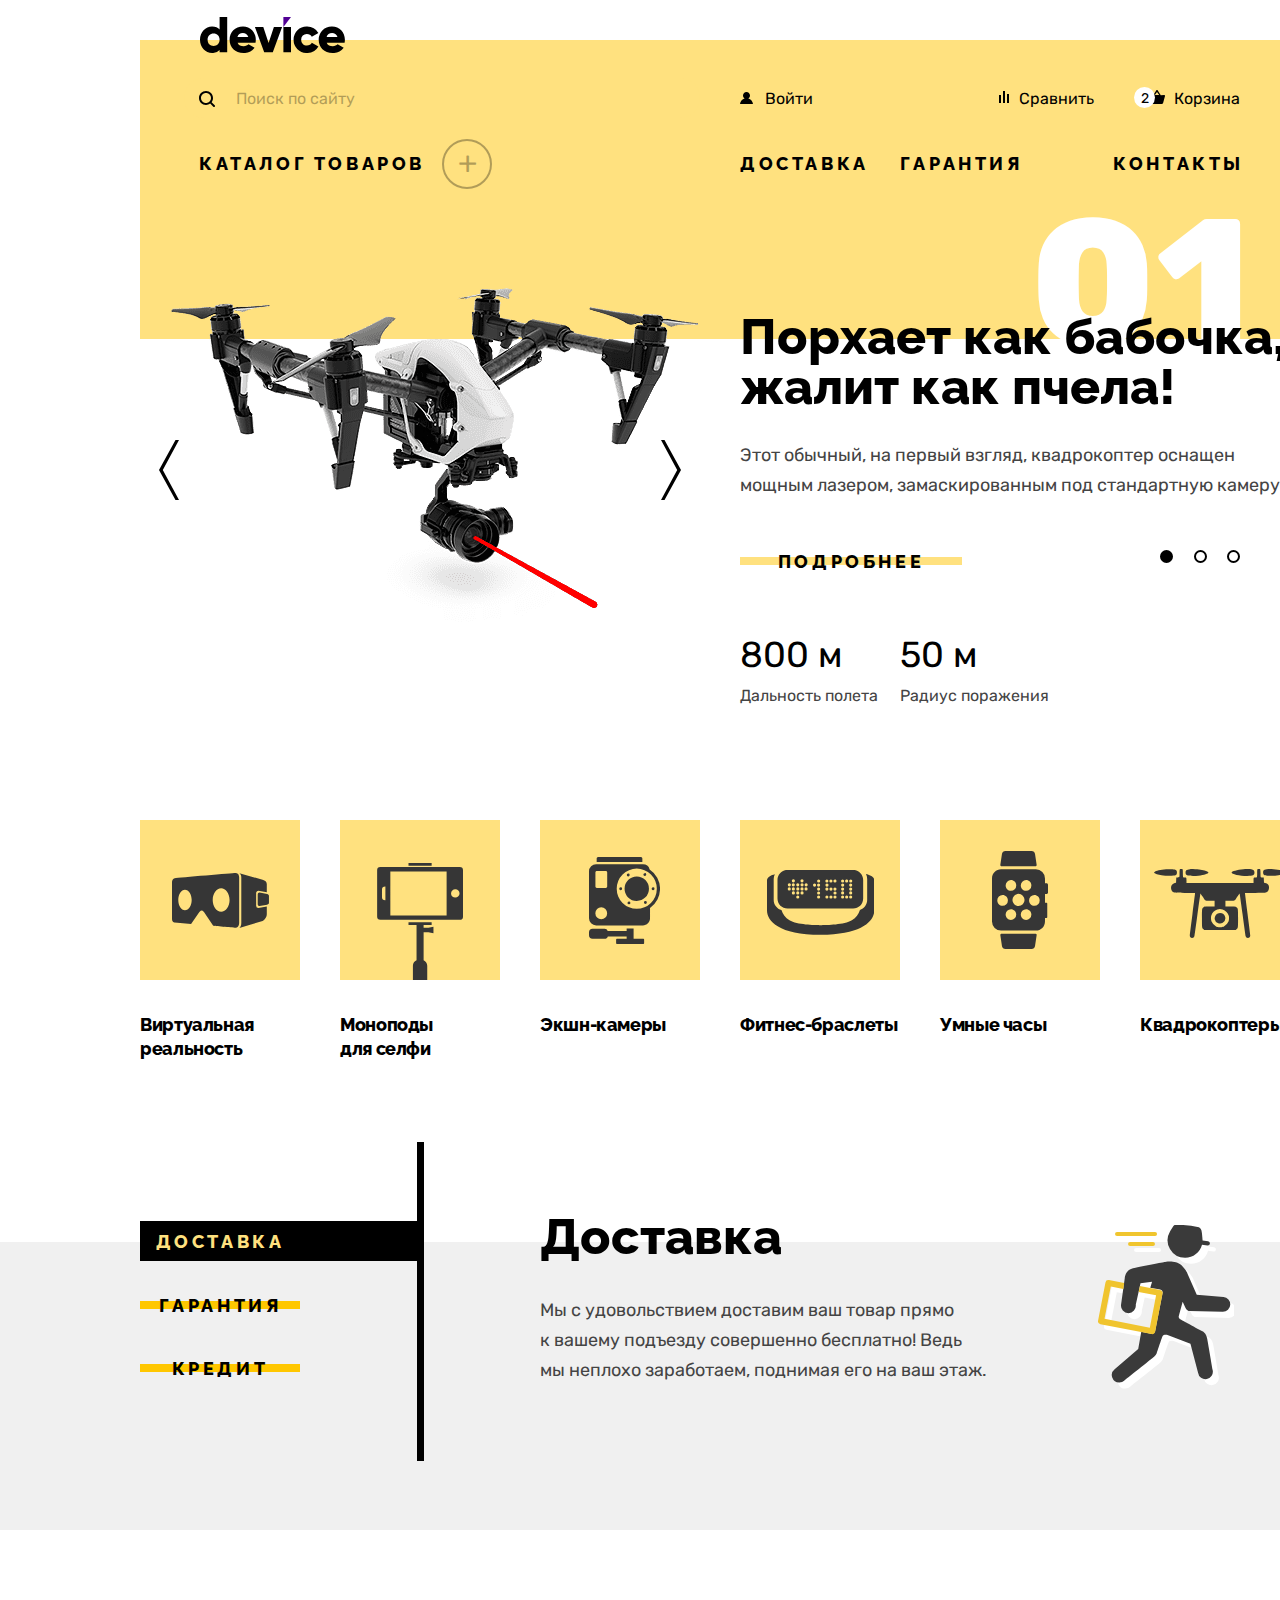
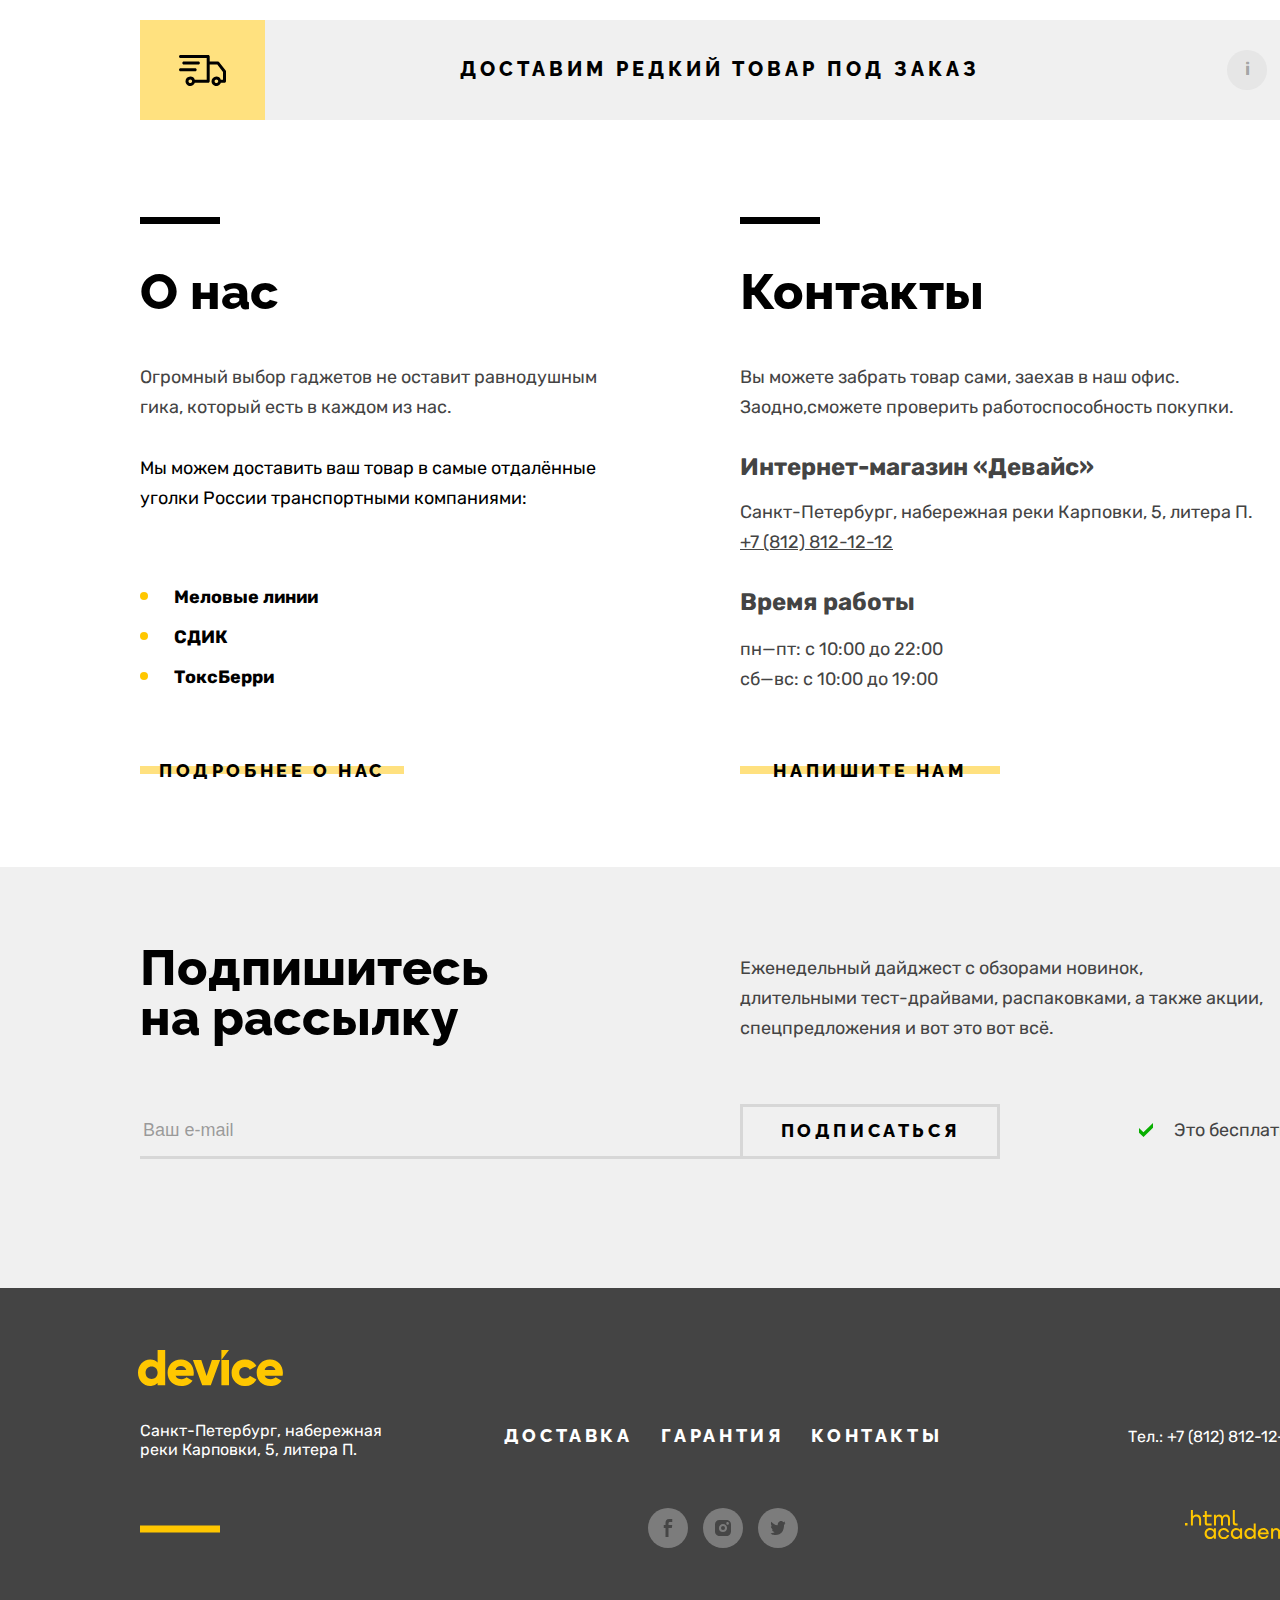
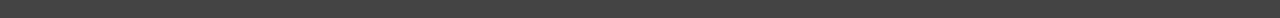
<file: index.html>
<!DOCTYPE html>
<html lang="ru">
  <head>
    <meta charset="utf-8" />
    <title>HTML Academy: Девайс</title>
    <link rel="stylesheet" href="styles/styles.css">
    <link rel="icon" href="favicon.ico">
    <link rel="icon" type="image/png" sizes="32x32" href="../img/favicon-32.png">
  </head>
  <body>
    <header class="page-header">
      <nav class="navigation">
        <a class="page-header-logo">
          <img class="header-logo" src="img/header-logo.svg" width="145" height="36" alt="Логотип магазина Device." />
        </a>
        <div class="navigation-user-block">
          <form class="search" action="https://echo.htmlacademy.ru/" method="post">
            <label for="search-input" class="visually-hidden">Строка поиска.</label>
            <input type="text" class="search-input" id="search-input" name="textofsearch" required placeholder="Поиск по сайту">
            <button type="submit" class="search-button-active">Найти</button>
          </form>
          <ul class="navigation-user-list">
            <li>
              <a class="navigation-user-link user-link-enter" href="#">Войти</a>
            </li>
            <li class="right">
              <a class="navigation-user-link user-link-compare" href="#">Сравнить</a>
            </li>
            <li  class="link-right">
              <a class="navigation-user-link user-link-basket" href="#">Корзина</a>
              <span class="navigation-cart-count">2</span>
              <!-- Попап корзины. Для открытия добавить класс popover-open-->
              <div class="popover-cart">
                <h2 class="visually-hidden">Корзина</h2>
                <ul class="cart-items-list">
                  <li class="cart-item">
                    <img class="cart-item-img" src="img/content/product-1.jpg" width="41" height="43" alt="Маленькое изображение селфи палки.">
                    <a class="cart-item-name" href="#">Любительская селфи-палка</a>
                    <button class="delete-cart-item">
                      <svg width="11" height="11" viewBox="0 0 11 11" fill="white" xmlns="http://www.w3.org/2000/svg">
                        <path d="M11 1L10 0L5.5 4.5L1 0L0 1L4.5 5.5L0 10L1 11L5.5 6.5L10 11L11 10L6.5 5.5L11 1Z"/>
                      </svg>
                      <span class="visually-hidden">Удалить из корзины</span>
                    </button>
                  </li>
                  <li class="cart-item">
                    <img class="cart-item-img" src="img/content/product-2.jpg" width="41" height="43" alt="Маленькое изображение селфи палки.">
                    <a class="cart-item-name" href="#">Профессиональная
                      селфи-палка</a>
                    <button class="delete-cart-item">
                      <svg width="11" height="11" viewBox="0 0 11 11" fill="white" xmlns="http://www.w3.org/2000/svg">
                        <path d="M11 1L10 0L5.5 4.5L1 0L0 1L4.5 5.5L0 10L1 11L5.5 6.5L10 11L11 10L6.5 5.5L11 1Z"/>
                      </svg>
                      <span class="visually-hidden">Удалить из корзины.</span>
                    </button>
                  </li>
                </ul>
                  <div class="cart-total">
                    <span class="cart-count cart-text">Товаров: 2</span>
                    <span class="cart-sum cart-text">Сумма: 2000 ₽</span>
                  </div>
                  <a class="open-cart" href="#">Открыть корзину</a>
              </div>
            </li>
          </ul>
        </div>

        <ul class="navigation-list">
          <li class="navigation-catalog">
            <a class="navigation-link" href="#">Каталог товаров</a>
            <!-- Подменю начало -->
            <div class="navigation-submenu-container">
              <ul class="navigation-submenu-list">
                <li>
                  <ul class="submenu-list">
                    <li>
                      <a class="submenu-link" href="#">Виртуальная реальность</a>
                    </li>
                    <li>
                      <a class="submenu-link" href="monopods.html">Моноподы для cелфи</a></li>
                    <li>
                      <a class="submenu-link" href="#">Экшн-камеры</a>
                    </li>
                  </ul>
                </li>
                <li>
                  <ul class="submenu-list">
                    <li>
                      <a class="submenu-link" href="#">Фитнес-браслеты</a>
                    </li>
                    <li>
                      <a class="submenu-link" href="#">Умные часы</a>
                    </li>
                  </ul>
                </li>
                <li>
                  <ul class="submenu-list">
                    <li>
                      <a class="submenu-link" href="#">Квадрокоптеры</a>
                    </li>
                  </ul>
                </li>
              </ul>
            </div>
            <!-- Подменю конец -->
          </li>
          <li class="navigation-delivery">
            <a class="navigation-link underline" href="#">Доставка</a>
          </li>
          <li class="navigation-warranty">
            <a class="navigation-link underline navigation-left" href="#">Гарантия</a>
          </li>
          <li class="navigation-contacts">
            <a class="navigation-link underline" href="#">Контакты</a>
          </li>
        </ul>
      </nav>
    </header>

    <main class="main-index main-container">
      <div class="page-container">
        <h1 class="visually-hidden">Интернет-магазин гаджетов Device</h1>
        <section class="slider">
          <h2 class="visually-hidden">Гаджеты</h2>

          <button class="slider-button button-left" type="button">
            <span class="visually-hidden">Предыдущая карточка.</span>
          </button>

          <button class="slider-button button-right" type="button">
            <span class="visually-hidden">Следующая карточка.</span>
          </button>

          <ul class="slider-pagination">
            <li class="slider-pagination-item">
              <button class="slider-pagination-button slider-on">
                <span class="visually-hidden">1 карточка.</span>
              </button>
            </li>
            <li class="slider-pagination-item">
              <button class="slider-pagination-button">
                <span class="visually-hidden">2 карточка.</span>
              </button>
            </li>
            <li class="slider-pagination-item">
              <button class="slider-pagination-button" type="button">
                <span class="visually-hidden">3 карточка.</span>
              </button>
            </li>
          </ul>

          <article class="slider-card">
            <h3 class="visually-hidden">Квадрокоптер</h3>
            <div class="slider-image" >
              <img src="img/content/slider-1.png" width="560" height="560" alt="Квадрокоптер." />
            </div>
            <div class="slider-info">
              <span class="slider-number">01</span>
              <p class="slider-slogan">Порхает как бабочка, жалит как пчела!</p>
              <p class="slider-description">
                Этот обычный, на первый взгляд, квадрокоптер оснащен мощным лазером,
                замаскированным под стандартную камеру.
              </p>
              <a class="main-button button-more" href="#">Подробнее</a>
              <ul class="slider-features">
                <li class="features-item">
                  <b class="features-value">800 м</b>
                  <span class="features-name">Дальность полета</span>
                </li>
                <li class="features-item">
                  <b class="features-value">50 м</b>
                  <span class="features-name">Радиус поражения</span>
                </li>
              </ul>
            </div>
          </article>

          <article class="slider-card visually-hidden">
            <h3 class="visually-hidden">Фитнес-браслет</h3>
            <div class="slider-image" >
              <img class="slider-image" src="img/content/slider-2.png" width="560" height="560" alt="Фитнес-браслет." />
            </div>
            <div class="slider-info">
              <span class="slider-number">02</span>
              <p class="slider-slogan">Худеем правильно!</p>
              <p class="slider-description">
                Мотивирующие фитнес-браслеты помогут найти в себе
                силы не пропускать занятия и соблюдать диету.
              </p>
              <a class="main-button button-more" href="#">Подробнее</a>
              <ul class="slider-features">
                <li class="features-item">
                  <b class="features-value">48 часов</b>
                  <span class="features-name">Без подзарядки</span>
                </li>
              </ul>
            </div>
          </article>

          <article class="slider-card visually-hidden">
            <h3 class="visually-hidden">Моноподы для cелфи</h3>
            <div class="slider-image" >
              <img class="slider-image" src="img/content/slider-3.png" width="560" height="560" alt="Моноподы для cелфи." />
            </div>
            <div class="slider-info">
              <span class="slider-number">03</span>
              <p class="slider-slogan">Делай селфи,<br>как Бен Стиллер! </p>
              <p class="slider-description">
                Самая длинная палка для селфи доступна в нашем магазине.
                Восемь (Восемь, Карл!) метров длиной и весом всего 5 кг.
              </p>
              <a class="main-button button-more" href="#">Подробнее</a>
              <ul class="slider-features">
                <li class="features-item">
                  <b class="features-value">8,5 м</b>
                  <span class="features-name">Длина палки</span>
                </li>
                <li class="features-item">
                  <b class="features-value">5 кг</b>
                  <span class="features-name">Вес палки</span>
                </li>
                <li class="features-item">
                  <b class="features-value">Карбон</b>
                  <span class="features-name">Материал</span>
                </li>
              </ul>
            </div>
          </article>

        </section>

        <section class="productline">
          <h2 class="visually-hidden">Ассортимент</h2>
          <ul class="productline-list">
            <li class="productline-item">
              <a class="productline-card productline-vr productline-property" href="#">Виртуальная реальность</a>
            </li>
            <li class="productline-item">
              <a class="productline-card productline-ms productline-property" href="./monopods.html">Моноподы для&nbsp;селфи</a>
            </li>
            <li class="productline-item">
              <a class="productline-card productline-ac productline-property" href="#">Экшн-камеры</a>
            </li>
            <li class="productline-item">
              <a class="productline-card productline-fb productline-property" href="#">Фитнес-браслеты</a>
            </li>
            <li class="productline-item">
              <a class="productline-card productline-sw productline-property" href="#">Умные часы</a>
            </li>
            <li class="productline-item">
              <a class="productline-card productline-qc productline-property" href="#">Квадрокоптеры</a>
            </li>
          </ul>
        </section>
      </div>

      <section class="services">
        <div class="page-container services-blocks">
          <h2 class="visually-hidden">Сервисы</h2>
          <ul class="services-button-list">
            <li><button type="button" class="services-button-active">Доставка</button></li>
            <li><button type="button" class="services-button">Гарантия</button></li>
            <li><button type="button" class="services-button">Кредит</button></li>
          </ul>

          <section class="services-cards">
            <div class="services-cards-delivery">
              <h3 class="services-card-name">Доставка</h3>
              <p class="services-card-text">
                Мы с удовольствием доставим ваш товар прямо к&nbsp;вашему подъезду
                совершенно бесплатно! Ведь мы&nbsp;неплохо заработаем, поднимая его на ваш
                этаж.
              </p>
            </div>
            <div class="services-cards-guarantee visually-hidden">
              <h3 class="services-card-name">Гарантия</h3>
              <p class="services-card-text">
                Если из-за возгорания купленного у нас товара у вас
                сгорит дом — не переживайте, мы выдадим вам новый.
                Товар, не дом, конечно же.
              </p>
            </div>
            <div class="services-cards-credit visually-hidden">
              <h3 class="services-card-name">Кредит</h3>
              <p class="services-card-text">
                Залезть в долговую яму стало проще!
                Кредитные консультанты подберут для вас наиболее выгодные условия кредита.
                Выгодные для банка, разумеется.
              </p>
            </div>
          </section>
        </div>
      </section>

      <section class="delivery page-container">
        <h2 class="visually-hidden">Доставка под заказ</h2>
        <a class="delivery-order" href="#">Доставим редкий товар под заказ</a>
      </section>

      <div class="page-container">
        <section class="information">
          <h2 class="visually-hidden">Информация о магазине</h2>
          <section class="information-about">
            <h3 class="information-title">О нас</h3>
            <p class="information-text">
              Огромный выбор гаджетов не оставит равнодушным<br> гика, который есть в
              каждом из нас.
            </p>

            <p class="information-text-next">
              Мы можем доставить ваш товар в самые отдалённые уголки&nbsp;России
              транспортными компаниями:
            </p>
            <ul class="information-list">
              <li class="information-list-item">Меловые линии</li>
              <li class="information-list-item">СДИК</li>
              <li class="information-list-item">ТоксБерри</li>
            </ul>
            <a class="main-button button-width" href="#">Подробнее о нас</a>
          </section>
          <section class="information-contacts">
            <h3 class="information-title">Контакты</h3>
            <p class="information-text">
              Вы можете забрать товар сами, заехав в наш офис. Заодно,cможете
              проверить работоспособность покупки.
            </p>
            <p class="information-text-bold">Интернет-магазин «Девайс»</p>
            <p class="information-text">
              Санкт-Петербург, набережная реки Карповки, 5, литера П.
              <a class="contacts-phone" href="tel:88128121212">+7 (812) 812-12-12</a>
            </p>
            <p class="information-text-bold">Время работы</p>
            <ul class="information-schedule">
              <li class="information-schedule-item">пн—пт: с 10:00 до 22:00</li>
              <li class="information-schedule-item">сб—вс: с 10:00 до 19:00</li>
            </ul>
            <a class="main-button button-width" href="#">Напишите нам</a>
        </section>
        </section>
      </div>

      <section class="subscribe">
        <div class="page-container">
          <div class="subscribe-top">
            <h2 class="subscribe-title">Подпишитесь на рассылку</h2>
            <p class="subscribe-text">
              Еженедельный дайджест с обзорами новинок, длительными&nbsp;тест-драйвами,
              распаковками, а также акции, спецпредложения и вот это вот всё.
            </p>
          </div>
          <div class="subscribe-bottom">
            <form class="subscribe-form" action="https://echo.htmlacademy.ru/" method="post">
              <label for="subscribe-input" class="visually-hidden">Строка подписки.</label>
              <!-- Проверка правильности введеного адреса почты по классу: subscribe-input-invalid, добавить к классу ниже-->
              <input type="email" id="subscribe-input" class="subscribe-input" name="subscribe-email" required placeholder="Ваш e-mail"/>
              <button class="subscribe-button" type="submit">Подписаться</button>
            </form>
            <span class="subscribe-free">Это бесплатно</span>
          </div>
        </div>
      </section>
    </main>

    <footer class="page-footer">
      <div class="page-container footer-container">
        <h2 class="visually-hidden">Контакты</h2>

          <a class="page-footer-logo">
            <img class="footer-logo" src="img/footer-logo.svg" width="145" height="36" alt="Логотип интернет магазина Device." />
          </a>

          <address class="footer-address">
            Санкт-Петербург, набережная реки&nbsp;Карповки, 5, литера П.
          </address>

          <ul class="footer-links-list">
            <li class="footer-links-list-item">
              <a class="footer-links underline-footer" href="#">Доставка</a>
            </li>
            <li class="footer-links-list-item">
              <a class="footer-links underline-footer" href="#">Гарантия</a>
            </li>
            <li class="footer-links-list-item">
              <a class="footer-links underline-footer" href="#">Контакты</a>
            </li>
          </ul>
          <div class="footer-phone">
            <a class="footer-phone-number" href="tel:88128121212">Тел.: +7 (812) 812-12-12</a>
          </div>

          <span class="yellow-line"></span>

          <ul class="footer-social-list">
            <li>
              <a class="footer-social-button" href="https://www.facebook.com/htmlacademy">
                <svg width="9" height="18" fill="#464646" xmlns="http://www.w3.org/2000/svg">
                  <path d="M6.5 3H9V0H5.6C2.8 0 2 1.7 2 4.2V6H0v3h2v9h3V9h3.3l.6-3H5V4.5C5 3.7 5.3 3 6.5 3Z"/>
                </svg>
              </a>
            </li>
            <li>
              <a class="footer-social-button" href="https://www.instagram.com/htmlacademy/">
                <svg width="16" height="16" fill="#464646" xmlns="http://www.w3.org/2000/svg">
                  <path d="M8 10a2 2 0 1 0 0-4 2 2 0 0 0 0 4Z"/>
                  <path d="M14.7 1.3c-.9-.9-2-1.3-3.4-1.3H4.7A4.5 4.5 0 0 0 0 4.7v6.6c0 1.4.4 2.6 1.4 3.4.9.9 2 1.3 3.3 1.3h6.6c1.4 0 2.6-.4 3.4-1.3a5 5 0 0 0 1.3-3.4V4.7c0-1.4-.4-2.6-1.3-3.4ZM8 12.1A4.1 4.1 0 0 1 3.9 8c0-2.3 1.9-4.1 4.1-4.1 2.2 0 4.1 1.8 4.1 4.1s-1.9 4.1-4.1 4.1Zm4.6-7.4c-.7 0-1.3-.5-1.3-1.3s.5-1.3 1.3-1.3c.7 0 1.3.6 1.3 1.3 0 .7-.6 1.3-1.3 1.3Z"/></svg>
              </a>
            </li>
            <li>
              <a class="footer-social-button" href="https://twitter.com/htmlacademy_ru">
                <svg width="15" height="14" fill="#464646" xmlns="http://www.w3.org/2000/svg">
                  <path d="M9.7.1c1.5-.5 2.6.3 3.2 1.1l1.7-.6a2 2 0 0 1-.8 1.6c.7.2 1.2-.4 1.2-.4-.1.9-.9 1.7-1.4 1.9-.2 6.3-2.8 10.4-8.9 10.3h-.4C4 14 .6 13.6 0 12.2c2 .2 3.4-.4 4.1-1.1-.8-.3-2.4-.4-2.6-2.8.3.2.5.3 1.1.2C1.5 7.7.3 7 .4 5c.3.3.9.5 1.2.4C1 5.2-.2 2.3.8.8c1.6 1.7 3.3 3.4 6.3 3.5.2-2.1 1-3.5 2.6-4.2Z"/><defs><clipPath id="a"><path d="M0 0h15v14H0z"/></clipPath></defs></svg>
              </a>
            </li>
          </ul>

          <a class="htmlacademy-link" href="https://htmlacademy.ru/">
            <svg class="htmlacademy-link-svg" width="115" height="34" fill="none" xmlns="http://www.w3.org/2000/svg">
              <path d="M0 12.9v2.6h2.5v-2.6H0ZM11.6 4.5c-1.6 0-2.8.7-3.6 1.7h-.1V0h-2v15.5h2v-5.3c0-2.1 1.3-3.6 3.3-3.6 1.8 0 2.9 1.4 2.9 3.2v5.7h2V9.4c.1-3-1.8-4.9-4.5-4.9ZM26.6 4.8h-4.8V1.1h-2v3.8h-1.9v2h1.9v6c0 1.7 1 2.7 2.7 2.7h4.1v-2h-3.7c-.7 0-1.1-.4-1.1-1.1V6.8h4.8v-2ZM41.1 4.6c-1.6 0-2.9.8-3.5 2.1h-.1a3.7 3.7 0 0 0-3.4-2.1c-1.4 0-2.5.8-3.1 1.8h-.1V4.8H29v10.6h2V10c0-2 1-3.5 2.6-3.5 1.5 0 2.4 1 2.4 2.6v6.3h2V9.8c0-2.4 1.4-3.3 2.6-3.3 1.5 0 2.4 1 2.4 2.6v6.3h2V8.9c.1-2.5-1.4-4.3-3.9-4.3ZM47.8 12.7c0 1.7 1 2.7 2.8 2.7h2v-2h-1.7c-.7 0-1.1-.4-1.1-1.1V0h-2v12.7ZM28.9 19.7a4.9 4.9 0 0 0-3.9-1.8c-3.1 0-5.4 2.3-5.4 5.6s2.3 5.6 5.4 5.6c1.8 0 3-.8 3.8-1.9h.1v1.6h2V18.2h-2v1.5Zm-3.6 7.4a3.5 3.5 0 0 1-3.6-3.6c0-2 1.4-3.6 3.6-3.6s3.6 1.6 3.6 3.6c0 1.9-1.4 3.6-3.6 3.6ZM44.2 22c-.5-2.4-2.6-4.1-5.4-4.1a5.4 5.4 0 0 0-5.6 5.6c0 3.1 2.2 5.6 5.6 5.6 2.8 0 4.9-1.8 5.4-4.2h-2.1a3.4 3.4 0 0 1-3.3 2.3 3.5 3.5 0 0 1-3.6-3.6c0-2 1.4-3.6 3.6-3.6 1.6 0 2.8 1 3.3 2.2h2.1V22ZM55.1 19.7a4.9 4.9 0 0 0-3.9-1.8c-3.1 0-5.4 2.3-5.4 5.6s2.3 5.6 5.4 5.6c1.8 0 3-.8 3.8-1.9h.1v1.6h2V18.2h-2v1.5Zm-3.6 7.4a3.5 3.5 0 0 1-3.6-3.6c0-2 1.4-3.6 3.6-3.6s3.6 1.6 3.6 3.6c0 1.9-1.5 3.6-3.6 3.6ZM68.7 19.8a5 5 0 0 0-3.9-1.9c-3.1 0-5.4 2.3-5.4 5.6s2.2 5.6 5.4 5.6c1.7 0 3-.8 3.8-1.8h.1v1.5h2V13.4h-2v6.4Zm-3.6 7.3a3.5 3.5 0 0 1-3.6-3.6c0-2 1.4-3.6 3.6-3.6s3.6 1.6 3.6 3.6c-.1 2-1.5 3.6-3.6 3.6ZM78.3 17.9a5.4 5.4 0 0 0-5.5 5.6c0 3 2.1 5.6 5.5 5.6 2.5 0 4.5-1.3 5.2-3.6h-2.1c-.5 1-1.6 1.6-3 1.6-1.9 0-3.3-1.3-3.4-2.9h8.8c.2-3.6-2-6.3-5.5-6.3Zm0 1.9c1.7 0 3 1 3.3 2.6h-6.5a3.2 3.2 0 0 1 3.2-2.6ZM98.2 17.9a4 4 0 0 0-3.6 2h-.1c-.6-1.2-1.8-2-3.4-2-1.4 0-2.5.7-3.1 1.8v-1.5h-1.9v10.6h2v-5.4c0-2 1-3.4 2.6-3.5 1.5 0 2.4 1 2.4 2.6v6.3h2v-5.6c0-2.4 1.4-3.3 2.6-3.3 1.5 0 2.4 1 2.4 2.6v6.3h2v-6.5c.1-2.6-1.4-4.4-3.9-4.4ZM109.4 27l-3.6-8.9h-2.2l4.8 11.6c-.3.9-.7 1.2-1.7 1.2h-2.5v2h2.5c1.8 0 2.8-.8 3.5-2.6l4.7-12.2h-2.1l-3.4 8.9Z" fill="#FFC700"/>
            </svg>
          </a>
      </div>
    </footer>
    <!-- Модальное окно доставки visually-hidden -->
    <div class="modal-container visually-hidden">
      <section class="modal-delivery">
        <h2 class="modal-title">Доставка под заказ</h2>
        <button class="modal-close-button">
          <svg width="26" height="26" viewBox="0 0 26 26" fill="black" xmlns="http://www.w3.org/2000/svg">
            <path d="M26 3L23 0L13 10L3 0L0 3L10 13L0 23L3 26L13 16L23 26L26 23L16 13L26 3Z"/>
          </svg>
          <span class="visually-hidden">Закрыть.</span>
        </button>
        <form class="modal-form" action="https://echo.htmlacademy.ru/" method="post">
          <div class="modal-container-top">
            <div class="modal-group">
                <label class="modal-form-title modal-name" for="modal-form-name">Ваше имя:</label>
                <input class="modal-form-input" type="text" id="modal-form-name" name="name" placeholder="Имя Фамилия">
                <span class="modal-form-input-caption red">Пожалуйста, представьтесь</span>
            </div>
            <div class="modal-group">
              <label class="modal-form-title modal-email" for="modal-form-email">Ваш e-mail:</label>
              <input class="modal-form-input" type="email" id="modal-form-email" name="email" required placeholder="Введите e-mail">
              <span class="modal-form-input-caption">Забавный у вас адрес</span>
            </div>
          </div>
          <div class="modal-container-bottom">
            <div class="modal-group">
              <label class="modal-form-title" for="modal-form-text">Что нужно привезти:</label>
              <input class="modal-form-input modal-text" type="text" id="modal-form-text" name="text" placeholder="В свободной форме">
            </div>
            <div class="modal-group">
              <div class="modal-form-count-div">
                <span class="modal-form-title">Количество:</span>
                <button class="modal-info-button" type="button">i
                  <span class="visually-hidden">Подсказка при наведении на кнопку.</span>
                </button>
                <div class="popover-modal">
                  <p class="popover-modal-text">Постараемся найти, сколько нужно. Привезём сколько получится по требованиям
                    к&nbsp;провозу багажа.</p>
                </div>
              </div>
              <div class="modal-count">
                <button class="button-count button-minus" type="button">
                  <svg width="16" height="16" viewBox="0 0 16 16" fill="black" fill-opacity="0.3" xmlns="http://www.w3.org/2000/svg">
                    <path d="M16 7H0V9H16V7Z"/>
                    </svg>
                  <span class="visually-hidden">Уменьшить количество.</span>
                </button>
                <label class="visually-hidden" for="modal-form-count">Количество:</label>
                <input class="modal-form-input modal-form-count" type="text" id="modal-form-count" name="count" value="1">
                <button class="button-count button-plus" type="button">
                  <svg width="16" height="16" viewBox="0 0 16 16" fill="black" fill-opacity="0.3" xmlns="http://www.w3.org/2000/svg">
                    <path d="M16 7H9V0H7V7H0V9H7V16H9V9H16V7Z"/>
                    </svg>
                  <span class="visually-hidden">Увеличить количество.</span>
                </button>
              </div>
            </div>
          </div>
          <button class="services-button modal-button" type="submit">Отправить
            <span class="visually-hidden">Отправить данные.</span>
          </button>
        </form>
      </section>
    </div>

  </body>
</html>
</file>
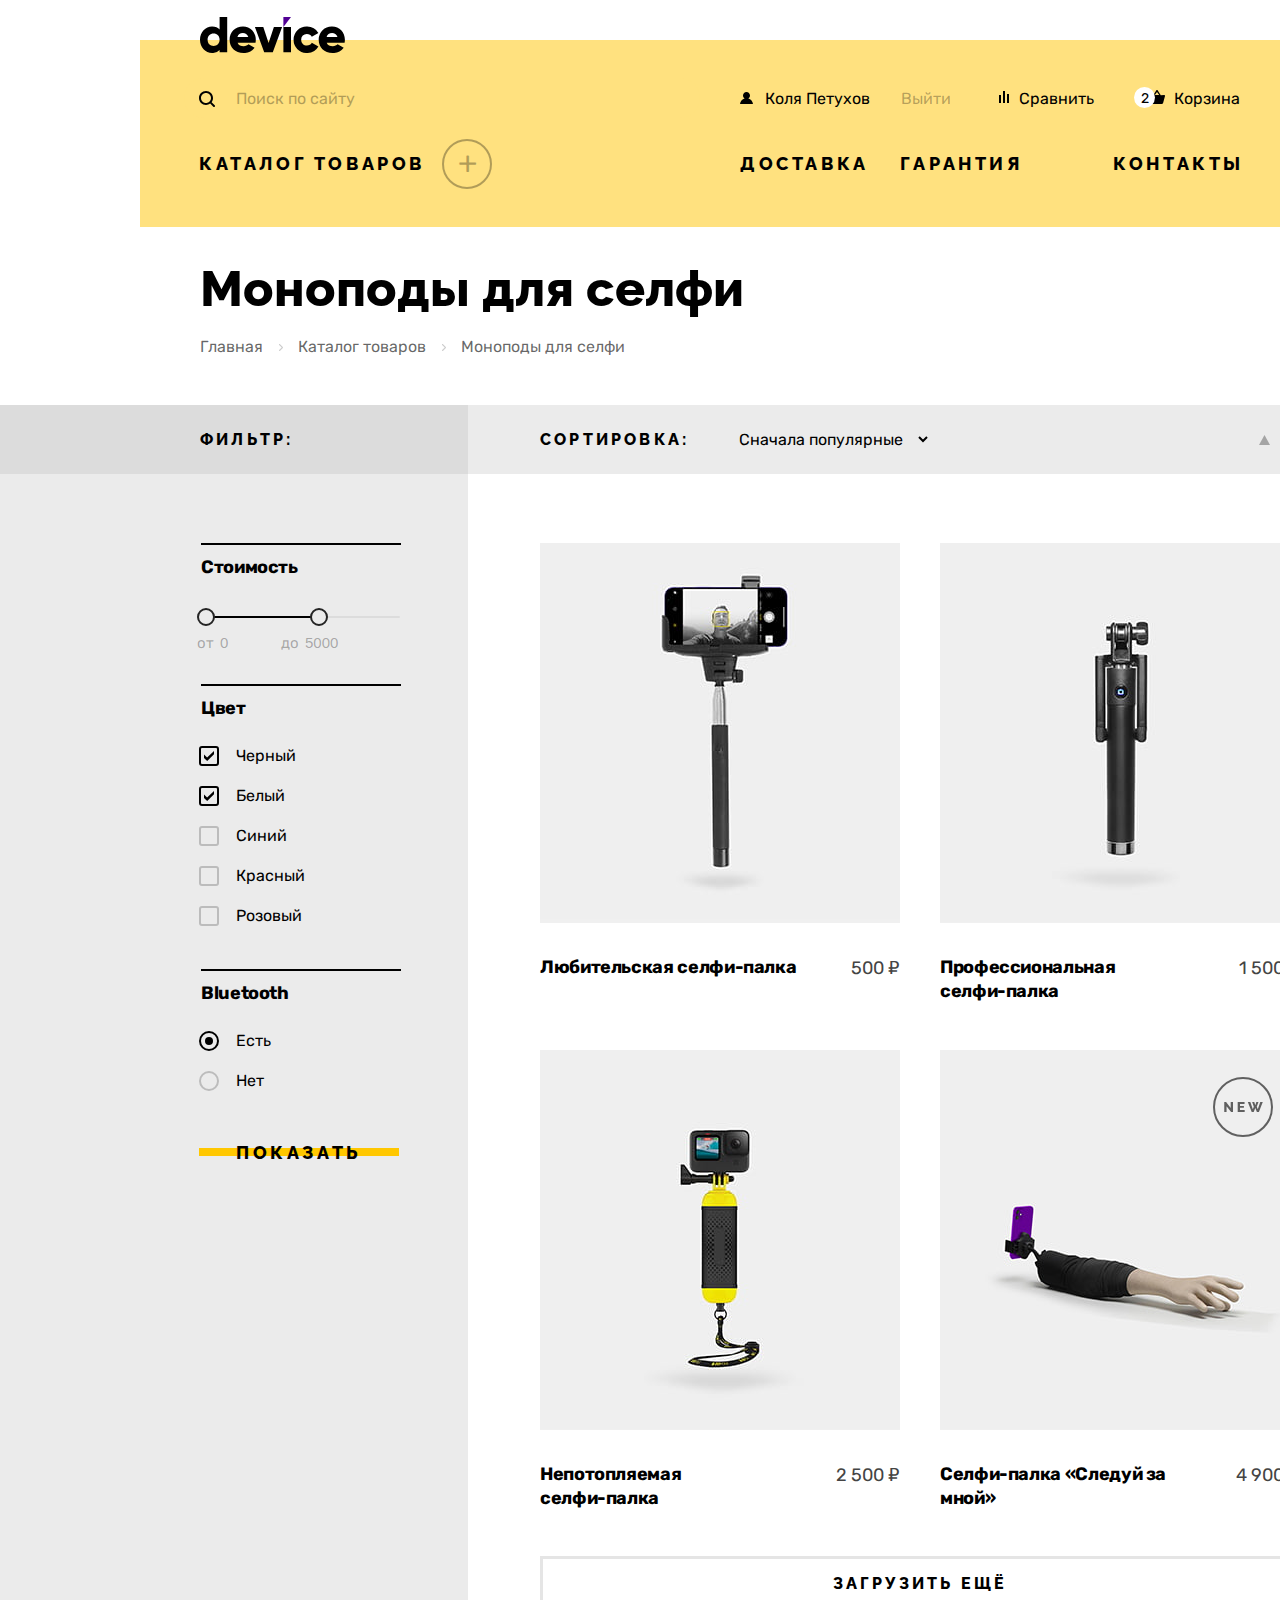
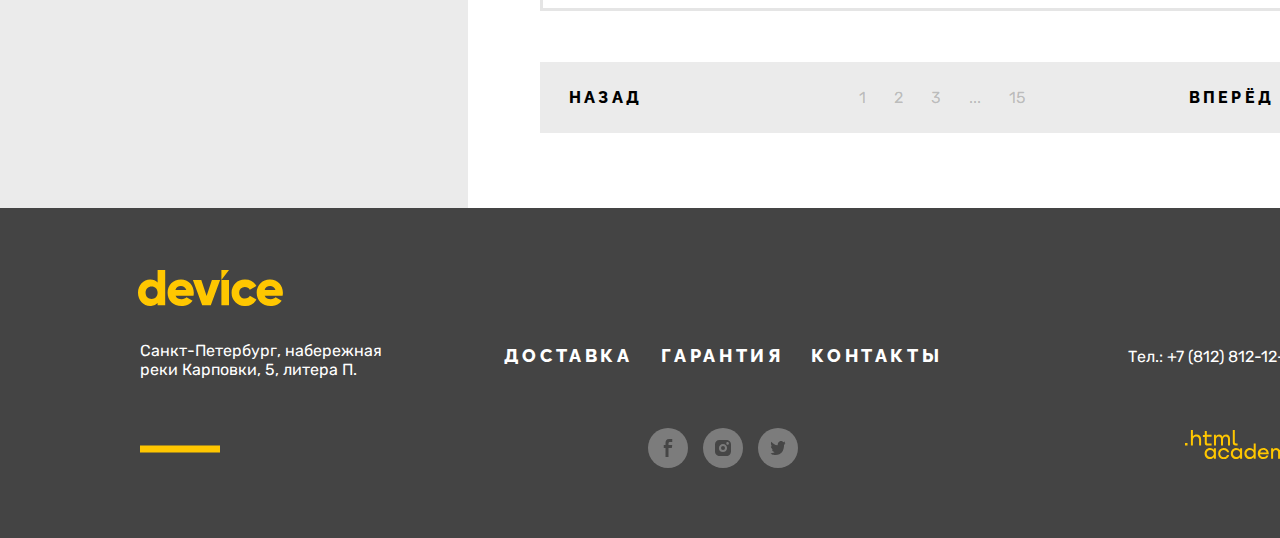
<file: monopods.html>
<!DOCTYPE html>
<html lang="ru">
  <head>
    <meta charset="utf-8">
    <title>Моноподы для селфи</title>
    <link rel="stylesheet" href="styles/styles.css">
    <link rel="icon" href="favicon.ico">
    <link rel="icon" type="image/png" sizes="32x32" href="img/favicon-32.png">
  </head>
  <body>
    <header class="page-header">
      <nav class="navigation navigation-footer">
        <a class="page-header-logo" href="index.html">
          <img class="header-logo" src="img/header-logo.svg" width="145" height="36" alt="Логотип магазина Device." />
        </a>
        <div class="navigation-user-block">
          <form class="search" action="https://echo.htmlacademy.ru/" method="post">
            <label for="search-input" class="visually-hidden">Строка поиска.</label>
            <input type="text" class="search-input" id="search-input" name="textofsearch" placeholder="Поиск по сайту">
            <button type="submit" class="search-button-active">Найти</button>
          </form>
          <ul class="navigation-user-list">
            <li>
              <a class="navigation-user-link user-link-enter" href="#">Коля Петухов</a>
            </li>
            <li>
              <a class="navigation-user-link navigation-user-link-gray" href="#">Выйти</a>
            </li>
            <li class="right">
              <a class="navigation-user-link user-link-compare" href="#">Сравнить</a>
            </li>
            <li  class="link-right">
              <a class="navigation-user-link user-link-basket" href="#">Корзина</a>
              <span class="navigation-cart-count">2</span>
              <!-- Попап корзины. Для открытия добавить класс popover-open-->
              <div class="popover-cart">
                <h2 class="visually-hidden">Корзина</h2>
                <ul class="cart-items-list">
                  <li class="cart-item">
                    <img class="cart-item-img" src="img/content/product-1.jpg" width="41" height="43" alt="Маленькое изображение селфи палки.">
                    <a class="cart-item-name" href="#">Любительская селфи-палка</a>
                    <button class="delete-cart-item">
                      <svg width="11" height="11" viewBox="0 0 11 11" fill="white" xmlns="http://www.w3.org/2000/svg">
                        <path d="M11 1L10 0L5.5 4.5L1 0L0 1L4.5 5.5L0 10L1 11L5.5 6.5L10 11L11 10L6.5 5.5L11 1Z"/>
                      </svg>
                      <span class="visually-hidden">Удалить из корзины</span>
                    </button>
                  </li>
                  <li class="cart-item">
                    <img class="cart-item-img" src="img/content/product-2.jpg" width="41" height="43" alt="Маленькое изображение селфи палки.">
                    <a class="cart-item-name" href="#">Профессиональная
                      селфи-палка</a>
                    <button class="delete-cart-item">
                      <svg width="11" height="11" viewBox="0 0 11 11" fill="white" xmlns="http://www.w3.org/2000/svg">
                        <path d="M11 1L10 0L5.5 4.5L1 0L0 1L4.5 5.5L0 10L1 11L5.5 6.5L10 11L11 10L6.5 5.5L11 1Z"/>
                      </svg>
                      <span class="visually-hidden">Удалить из корзины.</span>
                    </button>
                  </li>
                </ul>
                  <div class="cart-total">
                    <span class="cart-count cart-text">Товаров: 2</span>
                    <span class="cart-sum cart-text">Сумма: 2000 ₽</span>
                  </div>
                  <a class="open-cart" href="#">Открыть корзину</a>
              </div>
            </li>
          </ul>
        </div>

        <ul class="navigation-list">
          <li class="navigation-catalog">
            <a class="navigation-link navigation-plus" href="#">Каталог товаров</a>
            <!-- Подменю начало -->
            <div class="navigation-submenu-container">
            <ul class="navigation-submenu-list">
              <li>
                <ul class="submenu-list">
                  <li>
                    <a class="submenu-link" href="#">Виртуальная реальность</a>
                  </li>
                  <li>
                    <a class="submenu-link" href="monopods.html">Моноподы для cелфи</a></li>
                  <li>
                    <a class="submenu-link" href="#">Экшн-камеры</a>
                  </li>
                </ul>
              </li>
              <li>
                <ul class="submenu-list">
                  <li>
                    <a class="submenu-link" href="#">Фитнес-браслеты</a>
                  </li>
                  <li>
                    <a class="submenu-link" href="#">Умные часы</a>
                  </li>
                </ul>
              </li>
              <li>
                <ul class="submenu-list">
                  <li>
                    <a class="submenu-link" href="#">Квадрокоптеры</a>
                  </li>
                </ul>
              </li>
            </ul>
            </div>
            <!-- Подменю конец -->
          </li>
          <li class="navigation-delivery">
            <a class="navigation-link underline" href="#">Доставка</a>
          </li>
          <li class="navigation-warranty">
            <a class="navigation-link underline  navigation-left" href="#">Гарантия</a>
          </li>
          <li class="navigation-contacts">
            <a class="navigation-link underline" href="#">Контакты</a>
          </li>
        </ul>
      </nav>
    </header>

    <main class="main-container">
      <div class="page-container">
        <header class="inner-header">
          <h1 class="inner-header-title">Моноподы для селфи</h1>
          <ul class="breadcrumbs-list">
            <li class="breadcrumbs-item">
              <a class="breadcrumbs-link" href="./index.html">Главная</a>
            </li>
            <li class="breadcrumbs-item">
              <a class="breadcrumbs-link" href="#">Каталог товаров</a>
            </li>
            <li class="breadcrumbs-item">
              <a class="breadcrumbs-link">Моноподы для селфи</a>
            </li>
          </ul>
        </header>
      </div>

      <div class="background-catalog">
      <div class="page-container">
        <section class="filter">
          <h2 class="filter-title-left">Фильтр:</h2>
          <div class="filter-sorting-title">
            <h2 class="catalog-products-title-right">Сортировка:</h2>
            <form class="sorting-type" action="https://echo.htmlacademy.ru/" method="post">
              <label class="visually-hidden" for="sorting">Сортировка</label>
              <select class="select-control" id="sorting" name="sorting">
                <option value="popular">Сначала популярные</option>
                <option value="cheap">Сначала дешёвые</option>
                <option value="expensive">Сначала дорогие</option>
              </select>
              <button class="visually-hidden" type="submit">Отсортировать продукты</button>
            </form>
            <div class="catalog-button-box">
              <a href="#" class="catalog-button-updown">
                <svg  class="button-updown button-light" width="11" height="10" viewBox="0 0 11 10" fill="#000" xmlns="http://www.w3.org/2000/svg">
                  <path d="M5.5 0L11 10H0"/>
                  </svg>
                <span class="visually-hidden">Вверх.</span>
              </a>
              <a href="#" class="catalog-button-updown">
                <svg class="button-updown" width="11" height="10" fill="#000" xmlns="http://www.w3.org/2000/svg">
                  <path d="M5.5 10 0 0h11"/></svg>
                <span class="visually-hidden">Вниз.</span>
              </a>
            </div>
          </div>


          <div class="filter-left-column">
            <form class="catalog-filter" action="https://echo.htmlacademy.ru/" method="get">
              <fieldset class="catalog-filter-group">
                <legend class="catalog-filter-title">Стоимость</legend>

                <div class="price-scale">
                  <div class="price-scale-active" style="left: 6px;
                  right: 81px;">

                    <div class="price-toggle-with price-toggle-min">
                      <button class="price-toggle" type="button">
                        <span class="visually-hidden">Изменить минимальную цену.</span>
                      </button>
                      <label class="catalog-filter-label">
                        от <input class="catalog-filter-input" value="0" type="number" name="min-price">
                      </label>
                    </div>

                    <div class="price-toggle-with price-toggle-max">
                      <button class="price-toggle" type="button">
                        <span class="visually-hidden">Изменить максимальную цену.</span>
                      </button>
                      <label class="catalog-filter-label">
                        <!--  -->
                        до <input class="catalog-filter-input" value="5000" type="number" name="max-price">
                      </label>
                    </div>
                  </div>
                </div>

              </fieldset>

              <fieldset class="catalog-filter-group  catalog-filter-group-bottom">
                <legend class="catalog-filter-title catalog-filter-title-bottom">Цвет</legend>
                <ul class="catalog-filter-list">
                  <li class="catalog-filter-item">
                    <label class="control-label">
                      <input class="visually-hidden control-input" type="checkbox" name="color-black" checked>
                      <span class="control-mark"></span>
                      <span class="control-label-name">Чеpный</span>
                    </label>
                  </li>
                  <li class="catalog-filter-item">
                    <label class="control-label">
                      <input class="visually-hidden control-input" type="checkbox" name="color-white" checked>
                      <span class="control-mark"></span>
                      <span class="control-label-name">Белый</span>
                    </label>
                  </li>
                  <li class="catalog-filter-item">
                    <label class="control-label">
                      <input class="visually-hidden control-input" type="checkbox" name="color-blue" >
                      <span class="control-mark"></span>
                      <span class="control-label-name">Синий</span>
                    </label>
                  </li>
                  <li class="catalog-filter-item">
                    <label class="control-label">
                      <input class="visually-hidden control-input" type="checkbox" name="color-red">
                      <span class="control-mark"></span>
                      <span class="control-label-name">Красный</span>
                    </label>
                  </li>
                  <li class="catalog-filter-item">
                    <label class="control-label">
                      <input class="visually-hidden control-input" type="checkbox" name="color-pink">
                      <span class="control-mark"></span>
                      <span class="control-label-name">Розовый</span>
                    </label>
                  </li>
                </ul>
              </fieldset>

              <fieldset class="catalog-filter-group">
                <legend class="catalog-filter-title catalog-filter-title-bottom">Bluetooth</legend>
                <ul class="catalog-filter-list">
                  <li class="catalog-filter-item">
                    <label class="control-label">
                      <input class="visually-hidden control-input" type="radio" name="bluetooth" value="yes" checked>
                      <span class="control-mark"></span>
                      <span class="control-label-name">Есть</span>
                    </label>
                  </li>
                  <li class="catalog-filter-item">
                    <label class="control-label">
                      <input class="visually-hidden control-input" type="radio" name="bluetooth" value="no">
                      <span class="control-mark"></span>
                      <span class="control-label-name">Нет</span>
                    </label>
                  </li>
                </ul>
              </fieldset>
              <button class="services-button button-filter" type="submit">Показать</button>
            </form>
          </div>

          <div class="filter-right-column">
            <div class="product-card-list">
              <article class="product-card">
                <div class="product-card-link">
                  <img class="product-card-image" src="img/content/product-1.jpg" width="360" height="380" alt="Любительская селфи-палка.">
                </div>
                <a class="product-card-button" href="#" tabindex="-1">Подробнее</a>
                <h3 class="visually-hidden">Любительская селфи-палка</h3>
                <a class="product-card-title" href="#">Любительская селфи-палка</a>
                <b class="product-card-price">500 ₽</b>
              </article>

              <article class="product-card">
                <div class="product-card-link">
                  <img class="product-card-image" src="img/content/product-2.jpg" width="360" height="380" alt="Профессиональная селфи-палка.">
                </div>
                <a class="product-card-button" href="#" tabindex="-1">Подробнее</a>
                <h3 class="visually-hidden">Профессиональная селфи-палка</h3>
                <a class="product-card-title" href="#">Профессиональная <br>селфи-палка</a>
                <b class="product-card-price">1 500 ₽</b>
              </article>

              <article class="product-card">
                <div class="product-card-link">
                  <img class="product-card-image" src="img/content/product-3.jpg" width="360" height="380" alt="Непотопляемая селфи-палка.">
                </div>
                <a class="product-card-button" href="#" tabindex="-1">Подробнее</a>
                <h3 class="visually-hidden">Непотопляемая селфи-палка</h3>
                <a class="product-card-title" href="#">Непотопляемая<br>селфи-палка</a>
                <b class="product-card-price">2 500 ₽</b>
              </article>

              <article class="product-card">
                <div class="product-card-link">
                  <img class="product-card-image" src="img/content/product-4.jpg" width="360" height="380" alt="Селфи-палка «Следуй за мной».">
                </div>
                <a class="product-card-button" href="#" tabindex="-1">Подробнее</a>
                <h3 class="visually-hidden">Селфи-палка «Следуй за мной»</h3>
                <a class="product-card-title" href="#">Селфи-палка «Следуй за мной»</a>
                <b class="product-card-price">4 900 ₽</b>
                <span class="memo-new"></span>
              </article>
            </div>

            <a class="button-loadmore" href="#">Загрузить ещё</a>

            <div class="pagination-catalog">
              <a class="pagination-link pagination-prev" href="#">Назад</a>
              <ul class="pagination-list">
                <li class="pagination-item">
                  <a class="pagination-page" href="#">1</a>
                </li>
                <li class="pagination-item">
                  <a class="pagination-page" href="#">2</a>
                </li>
                <li class="pagination-item">
                  <a class="pagination-page" href="#">3</a>
                </li>
                <li class="pagination-item">
                  <a class="pagination-page" href="#">...</a>
                </li>
                <li class="pagination-item">
                  <a class="pagination-page" href="#">15</a>
                </li>
              </ul>
              <a class="pagination-link pagination-next" href="#">Вперёд</a>
            </div>

          </div>
        </section>
      </div>
      </div>
    </main>

    <footer class="page-footer">
      <div class="page-container footer-container">
        <h2 class="visually-hidden">Контакты</h2>

          <a class="page-footer-logo">
            <img class="footer-logo" src="img/footer-logo.svg" width="145" height="36" alt="Логотип интернет магазина Device." />
          </a>

          <address class="footer-address">
            Санкт-Петербург, набережная реки&nbsp;Карповки, 5, литера П.
          </address>

          <ul class="footer-links-list">
            <li class="footer-links-list-item">
              <a class="footer-links underline-footer" href="#">Доставка</a>
            </li>
            <li class="footer-links-list-item">
              <a class="footer-links underline-footer" href="#">Гарантия</a>
            </li>
            <li class="footer-links-list-item">
              <a class="footer-links underline-footer" href="#">Контакты</a>
            </li>
          </ul>
          <div class="footer-phone">
            <a class="footer-phone-number" href="tel:88128121212">Тел.: +7 (812) 812-12-12</a>
          </div>

          <span class="yellow-line"></span>

          <ul class="footer-social-list">
            <li>
              <a class="footer-social-button" href="https://www.facebook.com/htmlacademy">
                <svg width="9" height="18" fill="#464646" xmlns="http://www.w3.org/2000/svg">
                  <path d="M6.5 3H9V0H5.6C2.8 0 2 1.7 2 4.2V6H0v3h2v9h3V9h3.3l.6-3H5V4.5C5 3.7 5.3 3 6.5 3Z"/>
                </svg>
              </a>
            </li>
            <li>
              <a class="footer-social-button" href="https://www.instagram.com/htmlacademy/">
                <svg width="16" height="16" fill="#464646" xmlns="http://www.w3.org/2000/svg">
                  <path d="M8 10a2 2 0 1 0 0-4 2 2 0 0 0 0 4Z"/>
                  <path d="M14.7 1.3c-.9-.9-2-1.3-3.4-1.3H4.7A4.5 4.5 0 0 0 0 4.7v6.6c0 1.4.4 2.6 1.4 3.4.9.9 2 1.3 3.3 1.3h6.6c1.4 0 2.6-.4 3.4-1.3a5 5 0 0 0 1.3-3.4V4.7c0-1.4-.4-2.6-1.3-3.4ZM8 12.1A4.1 4.1 0 0 1 3.9 8c0-2.3 1.9-4.1 4.1-4.1 2.2 0 4.1 1.8 4.1 4.1s-1.9 4.1-4.1 4.1Zm4.6-7.4c-.7 0-1.3-.5-1.3-1.3s.5-1.3 1.3-1.3c.7 0 1.3.6 1.3 1.3 0 .7-.6 1.3-1.3 1.3Z"/></svg>
              </a>
            </li>
            <li>
              <a class="footer-social-button" href="https://twitter.com/htmlacademy_ru">
                <svg width="15" height="14" fill="#464646" xmlns="http://www.w3.org/2000/svg">
                  <path d="M9.7.1c1.5-.5 2.6.3 3.2 1.1l1.7-.6a2 2 0 0 1-.8 1.6c.7.2 1.2-.4 1.2-.4-.1.9-.9 1.7-1.4 1.9-.2 6.3-2.8 10.4-8.9 10.3h-.4C4 14 .6 13.6 0 12.2c2 .2 3.4-.4 4.1-1.1-.8-.3-2.4-.4-2.6-2.8.3.2.5.3 1.1.2C1.5 7.7.3 7 .4 5c.3.3.9.5 1.2.4C1 5.2-.2 2.3.8.8c1.6 1.7 3.3 3.4 6.3 3.5.2-2.1 1-3.5 2.6-4.2Z"/><defs><clipPath id="a"><path d="M0 0h15v14H0z"/></clipPath></defs></svg>
              </a>
            </li>
          </ul>

          <a class="htmlacademy-link" href="https://htmlacademy.ru/">
            <svg class="htmlacademy-link-svg" width="115" height="34" fill="none" xmlns="http://www.w3.org/2000/svg">
              <path d="M0 12.9v2.6h2.5v-2.6H0ZM11.6 4.5c-1.6 0-2.8.7-3.6 1.7h-.1V0h-2v15.5h2v-5.3c0-2.1 1.3-3.6 3.3-3.6 1.8 0 2.9 1.4 2.9 3.2v5.7h2V9.4c.1-3-1.8-4.9-4.5-4.9ZM26.6 4.8h-4.8V1.1h-2v3.8h-1.9v2h1.9v6c0 1.7 1 2.7 2.7 2.7h4.1v-2h-3.7c-.7 0-1.1-.4-1.1-1.1V6.8h4.8v-2ZM41.1 4.6c-1.6 0-2.9.8-3.5 2.1h-.1a3.7 3.7 0 0 0-3.4-2.1c-1.4 0-2.5.8-3.1 1.8h-.1V4.8H29v10.6h2V10c0-2 1-3.5 2.6-3.5 1.5 0 2.4 1 2.4 2.6v6.3h2V9.8c0-2.4 1.4-3.3 2.6-3.3 1.5 0 2.4 1 2.4 2.6v6.3h2V8.9c.1-2.5-1.4-4.3-3.9-4.3ZM47.8 12.7c0 1.7 1 2.7 2.8 2.7h2v-2h-1.7c-.7 0-1.1-.4-1.1-1.1V0h-2v12.7ZM28.9 19.7a4.9 4.9 0 0 0-3.9-1.8c-3.1 0-5.4 2.3-5.4 5.6s2.3 5.6 5.4 5.6c1.8 0 3-.8 3.8-1.9h.1v1.6h2V18.2h-2v1.5Zm-3.6 7.4a3.5 3.5 0 0 1-3.6-3.6c0-2 1.4-3.6 3.6-3.6s3.6 1.6 3.6 3.6c0 1.9-1.4 3.6-3.6 3.6ZM44.2 22c-.5-2.4-2.6-4.1-5.4-4.1a5.4 5.4 0 0 0-5.6 5.6c0 3.1 2.2 5.6 5.6 5.6 2.8 0 4.9-1.8 5.4-4.2h-2.1a3.4 3.4 0 0 1-3.3 2.3 3.5 3.5 0 0 1-3.6-3.6c0-2 1.4-3.6 3.6-3.6 1.6 0 2.8 1 3.3 2.2h2.1V22ZM55.1 19.7a4.9 4.9 0 0 0-3.9-1.8c-3.1 0-5.4 2.3-5.4 5.6s2.3 5.6 5.4 5.6c1.8 0 3-.8 3.8-1.9h.1v1.6h2V18.2h-2v1.5Zm-3.6 7.4a3.5 3.5 0 0 1-3.6-3.6c0-2 1.4-3.6 3.6-3.6s3.6 1.6 3.6 3.6c0 1.9-1.5 3.6-3.6 3.6ZM68.7 19.8a5 5 0 0 0-3.9-1.9c-3.1 0-5.4 2.3-5.4 5.6s2.2 5.6 5.4 5.6c1.7 0 3-.8 3.8-1.8h.1v1.5h2V13.4h-2v6.4Zm-3.6 7.3a3.5 3.5 0 0 1-3.6-3.6c0-2 1.4-3.6 3.6-3.6s3.6 1.6 3.6 3.6c-.1 2-1.5 3.6-3.6 3.6ZM78.3 17.9a5.4 5.4 0 0 0-5.5 5.6c0 3 2.1 5.6 5.5 5.6 2.5 0 4.5-1.3 5.2-3.6h-2.1c-.5 1-1.6 1.6-3 1.6-1.9 0-3.3-1.3-3.4-2.9h8.8c.2-3.6-2-6.3-5.5-6.3Zm0 1.9c1.7 0 3 1 3.3 2.6h-6.5a3.2 3.2 0 0 1 3.2-2.6ZM98.2 17.9a4 4 0 0 0-3.6 2h-.1c-.6-1.2-1.8-2-3.4-2-1.4 0-2.5.7-3.1 1.8v-1.5h-1.9v10.6h2v-5.4c0-2 1-3.4 2.6-3.5 1.5 0 2.4 1 2.4 2.6v6.3h2v-5.6c0-2.4 1.4-3.3 2.6-3.3 1.5 0 2.4 1 2.4 2.6v6.3h2v-6.5c.1-2.6-1.4-4.4-3.9-4.4ZM109.4 27l-3.6-8.9h-2.2l4.8 11.6c-.3.9-.7 1.2-1.7 1.2h-2.5v2h2.5c1.8 0 2.8-.8 3.5-2.6l4.7-12.2h-2.1l-3.4 8.9Z" fill="#FFC700"/>
            </svg>
          </a>

      </div>
    </footer>
  </body>
</html>
</file>
<file: styles/styles.css>
@font-face {
  font-family: "Rubik";
  font-style: normal;
  font-weight: 400;
  src: url("../fonts/rubik/rubik-400.woff2") format("woff2");
  font-display: swap;
}

@font-face {
  font-family: "Rubik";
  font-style: normal;
  font-weight: 700;
  src: url("../fonts/rubik/rubik-700.woff2") format("woff2");
  font-display: swap;
}

@font-face {
  font-family: "Rubik";
  font-style: normal;
  font-weight: 800;
  src: url("../fonts/rubik/rubik-800.woff2") format("woff2");
  font-display: swap;
}

@font-face {
  font-family: "Raleway";
  font-style: normal;
  font-weight: 800;
  src: url("../fonts/raleway/raleway-800.woff2") format("woff2");
  font-display: swap;
}

html {
  height: 100%;
}

body {
  margin: 0;
  display: flex;
  flex-direction: column;
  min-height: 100%;
  font-family: "Rubik", sans-serif;
  font-size: 18px;
  line-height: 30px;
  background-color: rgb(255, 255, 255);
  color: rgb(68, 68, 68);
  min-width: 1440px;
}

.main-container {
  flex-grow: 1;
}

.visually-hidden {
  position: absolute;
  width: 1px;
  height: 1px;
  margin: -1px;
  padding: 0;
  overflow: hidden;
  border: none;
  clip: rect(0 0 0 0);
}

.main-button {
  font-family: "Raleway", sans-serif;
  text-decoration: none;
  color: rgb(0, 0, 0);
  text-transform: uppercase;
  font-size: 18px;
  line-height: 21px;
  text-align: center;
  display: inline-block;
  letter-spacing: 0.2em;
  padding-top: 14px;
  padding-bottom: 16px;
  padding-right: 36px;
  padding-left: 36px;
  position: relative;
  z-index: 1;
  align-self: flex-start;
}

.button-width {
  box-sizing: border-box;
  padding-right: 19px;
  padding-left: 19px;
  min-width: 260px;
  margin-top: auto;
}

.main-button::before {
  content: "";
  position: absolute;
  width: 100%;
  height: 8px;
  top: 20px;
  left: 0;
  background: rgb(255, 225, 127);
  z-index: -1;
  transition: transform 0.2s;
}

.main-button:hover::before {
  transform: scaleY(6.3);
}

.main-button:active {
  color: rgba(0, 0, 0, 0.3);
}

.main-button:active.main-button::before {
  background: rgb(255, 225, 127);
}

.main-button:focus {
  border: none;
  outline: none;
}

.main-button:focus::before {
  background: rgb(175, 79, 255);
}

.button-select {
  background-color: rgb(0, 0, 0);
  color: rgb(255, 225, 127);
}

.page-header {
  color: rgb(0, 0, 0);
}

.page-header-logo {
  margin-left: 60px;
  margin-bottom: 16px;
  width: 145px;
}

.page-header-logo:focus {
  border: none;
  border-radius: 10px;
  outline: 2px solid rgb(175, 79, 255);
  outline-offset: 3px;
}

.page-header-logo:active.page-header-logo:focus {
  outline: none;
}

.navigation {
  display: flex;
  flex-direction: column;
  width: 1160px;
  margin: 0 auto;
  padding-top: 17px;
  background-image: linear-gradient(transparent 40px, rgb(255, 225, 127) 40px);
}

.navigation-footer {
  padding-bottom: 38px;
}

.navigation-catalog:focus-within .navigation-submenu-container {
  opacity: 1;
  visibility: visible;
  display: flex;
}

.navigation-list .navigation-submenu-container {
  opacity: 0;
  visibility: hidden;
  transition-property: opacity, visibility;
  transition-duration: 0.3s;
  transition-delay: 0.1s;
}

.navigation-link:focus + .navigation-submenu-container {
  opacity: 1;
  visibility: visible;
}

.navigation-catalog:hover .navigation-submenu-container {
  opacity: 1;
  visibility: visible;
}

.navigation-user-block {
  display: grid;
  grid-template-columns: 535px 541px;
  margin: 0;
  margin-bottom: 20px;
  padding: 0;
  margin-left: 44px;
  margin-right: 40px;
}

.navigation-user-list {
  margin: 0;
  padding: 0;
  list-style-type: none;
  grid-template-columns: 2 / 3;
  display: flex;
  flex-wrap: wrap;
  align-items: center;
  justify-content: center;
}

.right {
  margin-left: auto;
  align-self: flex-start;
}

.link-right {
  margin-left: 17px;
  align-self: flex-start;
  position: relative;
}

.navigation-list {
  margin: 0;
  padding: 0;
  display: grid;
  grid-template-columns: 541px auto auto 1fr;
  margin-left: 39px;
  margin-right: 36px;
  list-style-type: none;
  position: relative;
}

.underline:hover::before {
  content: "";
  position: absolute;
  width: 74%;
  height: 2px;
  bottom: 8px;
  left: 12%;
  background: rgb(0, 0, 0);
}

.navigation-catalog {
  grid-row: 1 / -10;
  width: 320px;
}

.navigation-contacts {
  text-align: right;
}

.navigation-catalog .navigation-link::before {
  position: absolute;
  content: "+";
  font-family: "Rubik", serif;
  font-size: 31px;
  text-align: center;
  width: 50px;
  height: 50px;
  display: block;
  padding-top: 11px;
  padding-left: 4px;
  top: 50%;
  right: 0;
  transform: translate(47px, -50%);
  box-sizing: border-box;
  border-radius: 50%;
  border: 2px solid rgba(0, 0, 0);
  opacity: 0.3;
}

.navigation-catalog .navigation-link:hover::before {
  content: "-";
  font-family: "Rubik", serif;
  font-size: 35px;
  text-align: center;
  width: 50px;
  height: 50px;
  display: block;
  padding-top: 11px;
  padding-left: 4px;
  opacity: 1;
}

.navigation-submenu-list {
  box-sizing: border-box;
  margin: 0;
  padding: 0;
  margin-top: 31px;
  padding-left: 44px;
  list-style: none;
  display: flex;
  flex-wrap: wrap;
  width: 1160px;
}

.navigation-submenu-container {
  position: absolute;
  height: 180px;
  left: -39px;
  z-index: 20;
  background-color: rgb(255, 225, 127);
}

.submenu-list {
  box-sizing: border-box;
  margin: 0;
  margin-right: 20px;
  padding: 0;
  width: 225px;
  list-style: none;
}

.navigation-link {
  display: inline-block;
  padding: 15px 20px;
  font-family: "Raleway", sans-serif;
  color: rgb(0, 0, 0);
  box-sizing: border-box;
  line-height: 21px;
  letter-spacing: 0.2em;
  text-transform: uppercase;
  text-decoration: none;
  text-align: center;
  position: relative;
}

.navigation-left {
  margin-left: -9px;
}

.navigation-link:focus {
  outline: none;
  border: none;
}

.navigation-link:focus::after {
  position: absolute;
  top: 0;
  left: 0;
  content: "";
  width: 99%;
  height: 100%;
  box-sizing: border-box;
  border: 2px solid rgb(175, 79, 255);
  border-radius: 25px;
  background-color: transparent;
}

.navigation-link:active {
  opacity: 0.3;
}

.navigation-link:active.navigation-link:focus::after {
  border: none;
}

.submenu-link {
  display: inline-block;
  box-sizing: border-box;
  border-radius: 25px;
  padding: 3px 15px 5px 15px;
  margin-bottom: 10px;
  color: rgb(0, 0, 0);
  font-size: 16px;
  line-height: 18px;
  text-decoration: none;
}

.submenu-link:hover {
  opacity: 0.6;
}

.submenu-link:active {
  opacity: 0.3;
}

.submenu-link:focus {
  outline: none;
  border: none;
  box-shadow: 0 0 0 2px rgb(175, 79, 255);
}

.submenu-link:active.submenu-link:focus {
  box-shadow: none;
}


.navigation-user-link {
  display: block;
  color: rgb(0, 0, 0);
  font-weight: normal;
  font-size: 16px;
  line-height: 19px;
  text-decoration: none;
}

.navigation-user-link:focus {
  outline: none;
  border: none;
  position: relative;
}

.navigation-user-link:focus::before {
  position: absolute;
  top: 0;
  left: 0;
  content: "";
  width: 100%;
  height: 40px;
  box-sizing: border-box;
  border: 2px solid rgb(175, 79, 255);
  border-radius: 20px;
  background-color: transparent;
}

.navigation-user-link-gray {
  color: rgba(0, 0, 0, 0.3);
  padding: 10px;
}

.navigation-user-link:hover {
  opacity: 0.6;
}

.navigation-user-link:hover.navigation-user-link:focus::before {
  border: none;
  display: none;
}

.navigation-user-link:active {
  opacity: 0.3;
}


.main-index {
  color: rgb(0, 0, 0);
  background-color: rgb(255, 255, 255);
}

.page-container {
  width: 1160px;
  margin: 0 auto;
}

.slider {
  margin-bottom: 49px;
  position: relative;
}

.slider-card {
  display: flex;
  justify-content: space-between;
  background-image: linear-gradient(rgb(255, 225, 127) 150px, transparent 150px);
}

.slider-image {
  align-self: center;
}

.slider-image img {
  display: block;
}

.slider-info {
  width: 560px;
  box-sizing: border-box;
  position: relative;
  padding-top: 123px;
  padding-bottom: 20px;
}

.slider-number {
  font-weight: 800;
  font-size: 180px;
  line-height: 30px;
  color: rgb(255, 255, 255);
  display: block;
  position: absolute;
  top: 80px;
  right: 49px;
}

.slider-slogan {
  font-family: "Raleway", sans-serif;
  font-size: 50px;
  line-height: 50px;
  margin: 0;
  margin-bottom: 28px;
  position: relative;
}

.slider-description {
  font-size: 18px;
  line-height: 30px;
  color: rgb(68, 68, 68);
  margin: 0;
  margin-bottom: 37px;
}

.button-more {
  width: 150px;
  margin: 0;
  margin-bottom: 52px;
}

.slider-features {
  margin: 0;
  padding: 0;
  list-style: none;
  display: flex;
  flex-wrap: wrap;
}

.slider-button {
  position: absolute;
  border: none;
  background-color: transparent;
  background-repeat: no-repeat;
  background-position: center;
  top: 50%;
  width: 40px;
  height: 80px;
  cursor: pointer;
}

.slider-button:focus {
  outline: none;
  border: 2px solid rgb(175, 79, 255);
  box-sizing: border-box;
  border-radius: 6px;
}

.slider-pagination {
  margin: 0;
  padding: 0;
  width: 80px;
  list-style-type: none;
  display: flex;
  justify-content: space-between;
  position: absolute;
  bottom: 182px;
  right: 60px;
  z-index: 10;
}

.slider-pagination-button {
  width: 13px;
  height: 13px;
  box-sizing: border-box;
  background-color: transparent;
  border: 2px solid rgb(0, 0, 0);
  border-radius: 50%;
  cursor: pointer;
  padding: 1px;
}

.slider-on {
  background: rgb(0, 0, 0);
}

.slider-pagination-button:focus {
  outline: none;
  border: 2px solid rgb(175, 79, 255);
}

.slider-pagination-button:hover {
  opacity: 0.6;
}

.slider-pagination-button:active {
  opacity: 0.3;
  border: 2px solid rgb(0, 0, 0);
}

.button-left {
  left: 9px;
  background-image: url("../img/other/slider-arrow-left.svg");
  transform: translateY(-50%);
}

.button-right {
  left: 511px;
  background-image: url("../img/other/slider-arrow-right.svg");
  transform: translateY(-50%);
}

.button-left:hover .button-right:hover {
  opacity: 0.6;
}

.button-left:active .button-right:active {
  opacity: 0.3;
  border: none;
}

.features-item {
  display: flex;
  flex-direction: column;
  margin-bottom: 20px;
}

.features-value {
  font-weight: 400;
  font-size: 36px;
  line-height: 30px;
  box-sizing: border-box;
  width: 160px;
  margin-bottom: 11px;
  padding-right: 20px;
}

.features-name {
  font-size: 16px;
  line-height: 30px;
  color: rgb(68, 68, 68);
  width: 160px;
  box-sizing: border-box;
  padding-right: 10px;
}

.productline {
  margin: 0;
  padding: 0;
  margin-bottom: 81px;
}

.productline-list {
  margin: 0;
  padding: 0;
  width: 1160px;
  list-style: none;
  display: grid;
  grid-template-columns: repeat(6, 160px);
  grid-column-gap: 40px;
}

.productline-item {
  width: 160px;
  margin-top: 20px;
  position: relative;
}

.productline-card {
  font-family: "Raleway", sans-serif;
  color: rgb(0, 0, 0);
  font-size: 18px;
  line-height: 24px;
  letter-spacing: -0.02em;
  text-decoration: none;
  display: block;
  padding-top: 193px;
  background-image: linear-gradient(to bottom, rgb(255, 225, 127) 160px, transparent 160px);
}

.productline-card::before {
  position: absolute;
  content: "";
  width: 160px;
  height: 160px;
  box-sizing: border-box;
  top: 0;
  left: 0;
  background-repeat: no-repeat;
  background-position: center;
}

.productline-card:focus::before {
  outline: 5px solid rgb(175, 79, 255);
  outline-offset: -5px;
}

.productline-card:focus {
  outline: none;
  color: rgb(175, 79, 255);
}

.productline-card:active {
  color: rgba(0, 0, 0, 0.3);
}

.productline-card:active::before {
  outline: none;
}

.productline-card:hover {
  background-image: linear-gradient(to bottom, rgb(255, 199, 0) 160px, transparent 160px);
}

.productline-card:active.productline-card::before {
  outline: none;
  opacity: 0.3;
}

.productline-vr.productline-card::before {
  background-image: url("../img/other/popular-vr.svg");
}

.productline-ms.productline-card::before {
  background-image: url("../img/other/popular-ms.svg");
  background-position-y: 43px;
}

.productline-ac.productline-card::before {
  background-image: url("../img/other/popular-ac.svg");
  left: 4px;
}

.productline-fb.productline-card::before {
  background-image: url("../img/other/popular-fb.svg");
  top: 2px;
}

.productline-sw.productline-card::before {
  background-image: url("../img/other/popular-sw.svg");
}

.productline-qc.productline-card::before {
  background-image: url("../img/other/popular-qc.svg");
  top: 3px;
}

.services {
  margin: 0;
  margin-bottom: 90px;
  background-image: linear-gradient(transparent 100px, rgb(240, 240, 240) 100px);
}

.services-cards {
  width: 760px;
  padding-top: 70px;
  position: relative;
}

.services-cards-delivery::before {
  content: "";
  position: absolute;
  background-image: url("../img/other/services-1.svg");
  width: 136px;
  height: 164px;
  top: 83px;
  right: 66px;
}

.services-cards-guarantee::before {
  content: "";
  position: absolute;
  background-image: url("../img/other/services-2.svg");
  width: 171px;
  height: 195px;
  top: 83px;
  right: 66px;
}

.services-cards-credit::before {
  content: "";
  position: absolute;
  background-image: url("../img/other/services-3.svg");
  width: 156px;
  height: 188px;
  top: 83px;
  right: 66px;
}

.services-card-name {
  font-family: "Raleway", sans-serif;
  color: rgb(0, 0, 0);
  font-size: 50px;
  line-height: 50px;
  margin: 0;
  width: 560px;
  margin-bottom: 33px;
}

.services-card-text {
  margin: 0;
  color: rgb(68, 68, 68);
  width: 497px;
}

.services-blocks {
  display: flex;
  flex-wrap: wrap;
  justify-content: space-between;
  padding-bottom: 120px;
  position: relative;
}

.services-blocks::before {
  content: "";
  position: absolute;
  background-color: rgb(0, 0, 0);
  width: 7px;
  height: 319px;
  top: 0;
  left: 277px;
}

.services-button-list {
  width: 160px;
  margin: 0;
  padding: 0;
  box-sizing: border-box;
  list-style-type: none;
  padding-top: 79px;
}

.services-button-list li {
  margin: 0;
  margin-bottom: 23px;
}

.services-button {
  font-family: "Raleway", sans-serif;
  font-weight: 800;
  font-size: 18px;
  line-height: 21px;
  letter-spacing: 0.2em;
  color: rgb(0, 0, 0);
  background-color: transparent;
  border-width: 0;
  text-transform: uppercase;
  text-align: center;
  cursor: pointer;
  width: 160px;
  height: 40px;
  padding-top: 11px;
  padding-bottom: 9px;
  position: relative;
  z-index: 1;
}

.button-filter {
  width: 200px;
}

.services-button-top {
  margin-top: 30px;
}

.modal-button {
  width: 200px;
  margin-left: 1px;
}

.services-button::before {
  content: "";
  position: absolute;
  width: 100%;
  height: 8px;
  top: 17px;
  left: 0;
  background: rgb(255, 199, 0);
  z-index: -1;
  transition: transform 0.2s;
}

.services-button:active {
  color: rgba(0, 0, 0, 0.3);
}

.services-button:hover::before {
  transform: scaleY(5);
}

.services-button-active {
  font-family: "Raleway", sans-serif;
  font-weight: 800;
  font-size: 18px;
  line-height: 21px;
  letter-spacing: 0.2em;
  background-color: rgb(0, 0, 0);
  color: rgb(255, 225, 127);
  border-width: 0;
  text-transform: uppercase;
  text-align: center;
  width: 160px;
  height: 40px;
  cursor: pointer;
  position: relative;
}

.services-button-active::before {
  content: "";
  position: absolute;
  background-color: rgb(0, 0, 0);
  width: 120px;
  height: 40px;
  top: 0;
  left: 160px;
}

.services-button-active:focus {
  outline: none;
  border: none;
}

.services-button:focus {
  outline: none;
  border: none;
}

.services-button:focus::before {
  content: "";
  position: absolute;
  width: 100%;
  height: 8px;
  top: 17px;
  left: 0;
  background: rgb(175, 79, 255);
  z-index: -1;
  transition: transform 0.2s;
}

.services-button:active::before {
  background: rgb(255, 199, 0);
}

.delivery {
  margin-bottom: 97px;
  padding: 0;
}


.delivery-order {
  font-family: "Raleway", sans-serif;
  font-size: 20px;
  line-height: 23px;
  letter-spacing: 0.2em;
  color: rgb(0, 0, 0);
  background-image: linear-gradient(to right, rgb(255, 225, 127) 125px, rgb(240, 240, 240) 125px);
  display: block;
  padding-top: 38px;
  padding-bottom: 39px;
  padding-left: 250px;
  padding-right: 250px;
  text-align: center;
  text-transform: uppercase;
  text-decoration: none;
  position: relative;
}

.delivery-order:focus {
  border: none;
  outline: 5px solid rgb(175, 79, 255);
}

.delivery-order:hover {
  background-image: linear-gradient(to right, rgb(255, 199, 0) 125px, rgb(235, 235, 235) 125px);
}

.delivery-order::before {
  content: "";
  position: absolute;
  width: 125px;
  height: 100%;
  top: 0;
  left: 0;
  background-image: url("../img/other/delivery.svg");
  background-repeat: no-repeat;
  background-position: center;
}

.delivery-order::after {
  content: "i";
  position: absolute;
  font-family: "Rubik", serif;
  text-transform: lowercase;
  font-size: 18px;
  font-weight: 700;
  box-sizing: border-box;
  display: block;
  padding-top: 8px;
  padding-left: 5px;
  color: rgba(0, 0, 0, 0.3);
  width: 40px;
  height: 40px;
  top: 50%;
  right: 33px;
  transform: translateY(-50%);
  background-color: rgba(220, 220, 220, 0.5);
  border-radius: 50%;
}

.delivery-order:hover::after {
  color: rgba(0, 0, 0);
  background: rgb(220, 220, 220);
}

.delivery-order:active::after {
  color: rgba(0, 0, 0, 0.3);
}

.delivery-order:active {
  background-color: rgb(235, 235, 235);
  color: rgba(0, 0, 0, 0.3);
}

.delivery-order:active.delivery-order:focus {
  outline: none;
}

.delivery-order:active::before {
  opacity: 0.3;
}

.information {
  display: flex;
  justify-content: space-between;
  padding-top: 50px;
  padding-bottom: 70px;
}

.information-about {
  width: 560px;
  display: flex;
  flex-direction: column;
}

.information-contacts {
  width: 560px;
  display: flex;
  flex-direction: column;
}

.information-text {
  width: 515px;
  color: rgb(68, 68, 68);
  margin: 0;
  margin-bottom: 5px;
}

.information-text-next {
  margin: 0;
  margin-top: 26px;
  margin-bottom: 74px;
}

.information-title {
  font-family: "Raleway", sans-serif;
  font-size: 50px;
  line-height: 50px;
  margin: 0;
  margin-bottom: 45px;
  position: relative;
}

.information-title::before {
  position: absolute;
  content: "";
  background-color: rgb(0, 0, 0);
  width: 80px;
  height: 7px;
  top: -50px;
  left: 0;
}

.information-list {
  margin: 0;
  margin-bottom: 30px;
  padding: 0;
}

.information-list-item {
  font-weight: bold;
  font-size: 18px;
  line-height: 20px;
  list-style-type: none;
  margin: 0;
  padding: 0;
  padding-left: 34px;
  padding-bottom: 20px;
  position: relative;
}

.information-list-item::before {
  content: "";
  position: absolute;
  background-color: rgb(255, 199, 0);
  width: 8px;
  height: 8px;
  border-radius: 50%;
  left: 0;
  top: 5px;
}

.information-text-bold {
  font-weight: bold;
  font-size: 24px;
  line-height: 30px;
  color: rgb(68, 68, 68);
  margin-top: 25px;
  margin-bottom: 15px;
}

.information-schedule {
  padding: 0;
  list-style: none;
  margin-top: 2px;
  margin-bottom: 52px;
}

.contacts-phone {
  color: rgb(68, 68, 68);
  font-size: 18px;
  line-height: 30px;
  border-radius: 25px;
}

.contacts-phone:focus {
  border: none;
  outline: 2px solid rgb(175, 79, 255);
  outline-offset: 2px;
}


.information-schedule-item {
  color: rgb(68, 68, 68);
}

.subscribe {
  background-color: rgb(240, 240, 240);
  padding-top: 76px;
  padding-bottom: 129px;
  margin: 0 auto;
}

.subscribe-top {
  display: flex;
  justify-content: space-between;
  align-items: center;
  margin-bottom: 61px;
}

.subscribe-bottom {
  display: flex;
  justify-content: space-between;
  align-items: baseline;
}

.subscribe-title {
  margin: 0;
  font-family: "Raleway", sans-serif;
  font-size: 50px;
  line-height: 50px;
  width: 410px;
}

.subscribe-text {
  margin: 0;
  color: rgb(68, 68, 68);
  width: 560px;
  align-self: flex-end;
}

.subscribe-form {
  width: 862px;
  display: flex;
}

.subscribe-input {
  padding: 0;
  padding-left: 3px;
  box-sizing: border-box;
  width: 600px;
  height: 55px;
  font-size: 18px;
  line-height: 30px;
  color: rgb(68, 68, 68, 0.5);
  border: none;
  outline: none;
  border-bottom: 3px solid rgba(0, 0, 0, 0.1);
  background-color: transparent;
}

.subscribe-input::placeholder {
  color: rgb(68, 68, 68, 0.5);
  font-size: 18px;
  line-height: 30px;
}

.subscribe-input:focus {
  color: rgb(68, 68, 68, 0.5);
  background-color: rgb(220, 220, 220);
  border: none;
}

.subscribe-input:not(:placeholder-shown) {
  background-color: transparent;
  color: rgba(0, 0, 0);
  border-bottom: 3px solid rgba(0, 0, 0);
}

.subscribe-input-invalid:invalid {
  border-bottom: 3px solid rgb(255, 61, 61);
}

.subscribe-input:hover::placeholder {
  color: rgb(68, 68, 68, 0.7);
}

.subscribe-input:hover {
  border-bottom: 3px solid rgba(0, 0, 0, 0.2);
}

.subscribe-button {
  font-family: "Raleway", sans-serif;
  color: rgb(0, 0, 0);
  font-size: 18px;
  line-height: 21px;
  text-align: center;
  letter-spacing: 0.2em;
  text-transform: uppercase;
  width: 260px;
  padding: 0;
  margin: 0;
  padding-top: 13px;
  padding-bottom: 15px;
  background-color: transparent;
  box-sizing: border-box;
  display: inline-block;
  border: 3px solid rgba(0, 0, 0, 0.1);
  cursor: pointer;
}

.subscribe-button:focus {
  outline: none;
  border: 3px solid rgb(175, 79, 255);
}

.subscribe-button:hover {
  color: rgb(255, 255, 255);
  background-color: rgba(0, 0, 0);
}

.subscribe-button:active {
  color: rgba(255, 255, 255, 0.3);
}

.subscribe-button:active.subscribe-button:focus {
  border: none;
}

.subscribe-free {
  color: rgb(68, 68, 68);
  position: relative;
  line-height: 30px;
  max-width: 250px;
  text-align: right;
}

.subscribe-free::before {
  content: "";
  position: absolute;
  width: 14px;
  height: 14px;
  background-image: url("../img/other/tick-big.svg");
  top: 50%;
  left: -35px;
  transform: translateY(-50%);
}

/*--- Footer --- */

.page-footer {
  background-color: rgb(68, 68, 68);
  color: rgb(255, 255, 255);
  padding-top: 62px;
  padding-bottom: 61px;
}

.footer-container {
  display: grid;
  grid-template-columns: 338px 440px 332px;
  grid-template-rows: auto auto auto;
  column-gap: 25px;
}

.page-footer-logo {
  grid-column: 1 / -1;
  margin: 0;
  margin-left: -2px;
  margin-bottom: 35px;
}

.footer-logo {
  display: block;
}

.footer-address {
  margin: 0;
  margin-bottom: 49px;
  padding: 0;
  font-style: normal;
  font-weight: normal;
  font-size: 16px;
  line-height: 19px;
  text-decoration: none;
}

.yellow-line {
  position: relative;
  align-self: center;
}

.yellow-line::after {
  position: absolute;
  content: "";
  top: -4px;
  width: 80px;
  height: 7px;
  background: rgb(255, 199, 0);
  transform: translateY(-50%);
}

.footer-links {
  display: inline-block;
  font-family: "Raleway", sans-serif;
  color: rgb(255, 255, 255);
  font-size: 18px;
  line-height: 21px;
  letter-spacing: 0.2em;
  text-transform: uppercase;
  text-decoration: none;
  margin: 0;
  padding: 0;
  position: relative;
}

.footer-links:active {
  opacity: 0.3;
}

.footer-links:focus {
  border: none;
  outline: none;
}

.footer-links:focus::before {
  position: absolute;
  content: "";
  width: 120%;
  height: 50px;
  top: 50%;
  left: -15%;
  transform: translateY(-50%);
  border: 2px solid rgb(175, 79, 255);
  border-radius: 25px;
  background-color: transparent;
}

.footer-links:active.footer-links:focus {
  border: none;
  outline: none;
}

.footer-links:active.footer-links:focus::before {
  border: none;
  outline: none;
}

.footer-links:hover {
  color: rgb(255, 199, 0);
}

.underline-footer:hover::before {
  content: "";
  position: absolute;
  width: 99%;
  height: 2px;
  top: 25px;
  left: 0;
  background: rgb(255, 199, 0);
}

.footer-links-list {
  padding: 0;
  margin: 0;
  list-style: none;
  display: flex;
  flex-wrap: wrap;
  justify-content: center;
  column-gap: 28px;
  margin-bottom: 25px;
}

.footer-social-list {
  padding: 0;
  margin: 0;
  list-style: none;
  display: flex;
  flex-wrap: wrap;
  justify-content: center;
  gap: 15px;
}

.footer-social-button {
  display: inline-block;
  width: 40px;
  height: 40px;
  box-sizing: border-box;
  background: rgba(255, 255, 255, 0.3);
  border-radius: 50%;
  position: relative;
}

.footer-social-button svg {
  position: absolute;
  top: 50%;
  left: 50%;
  transform: translate(-50%, -50%);
}

.footer-social-button:focus {
  outline: 5px solid rgb(175, 79, 255);
  outline-offset: -1px;
  position: relative;
}

.footer-social-button:focus svg {
  fill: rgb(255, 255, 255);
}

.footer-social-button:hover {
  background-color: rgb(255, 199, 0);
}

.footer-social-button:active::after {
  content: "";
  background: rgba(255, 199, 0, 0.7);
  display: block;
  position: absolute;
  width: 40px;
  height: 40px;
  top: 0;
  left: 0;
  border-radius: 50%;
}

.footer-social-button:active.footer-social-button:focus {
  outline: none;
}

.footer-phone {
  justify-self: end;
}

.footer-phone-number {
  color: rgb(255, 255, 255);
  font-size: 16px;
  line-height: 18px;
  text-decoration: none;
}

.footer-phone-number:hover {
  color: rgb(255, 199, 0);
}

.footer-phone-number:focus {
  outline: none;
  border: none;
  position: relative;
}

.footer-phone-number:focus::before {
  position: absolute;
  content: "";
  width: 116%;
  height: 27px;
  top: 50%;
  left: -8%;
  transform: translateY(-50%);
  box-sizing: border-box;
  border: 2px solid rgb(175, 79, 255);
  border-radius: 25px;
  background-color: transparent;
}

.footer-phone-number:active {
  opacity: 0.3;
}

.footer-phone-number:active.footer-phone-number:focus {
  display: none;
}

.htmlacademy-link {
  justify-self: end;
  position: relative;
  margin-top: 2px;
}

.htmlacademy-link:focus {
  border: none;
  outline: none;
}

.htmlacademy-link:focus::after {
  content: "";
  position: absolute;
  width: 135px;
  height: 53px;
  top: -10px;
  left: -10px;
  border: 2px solid rgb(175, 79, 255);
  box-sizing: border-box;
  border-radius: 10px;
  background-color: transparent;
}

.htmlacademy-link-svg:hover path {
  fill: rgb(255, 255, 255);
}

.htmlacademy-link-svg:active path {
  fill: rgba(255, 255, 255, 0.3);
}

.htmlacademy-link:active.htmlacademy-link:focus::after {
  border: none;
}

/* Страница Каталога */

.inner-header {
  padding-left: 60px;
  padding-top: 37px;
  margin-bottom: 49px;
}

.inner-header-title {
  font-family: "Raleway", sans-serif;
  color: rgb(0, 0, 0);
  font-size: 50px;
  line-height: 50px;
  margin: 0;
  margin-bottom: 23px;
}

.breadcrumbs-list {
  margin: 0;
  padding: 0;
  display: flex;
  flex-wrap: wrap;
  box-sizing: border-box;
}

.breadcrumbs-item {
  margin: 0;
  margin-right: 35px;
  padding: 0;
  list-style-type: none;
  position: relative;
}

.breadcrumbs-item::after {
  content: "";
  position: absolute;
  width: 4px;
  height: 7px;
  top: 7px;
  right: -20px;
  background-image: url("../img/other/dropdown.svg");
}

.breadcrumbs-item:last-child::after {
  content: none;
}

.breadcrumbs-link {
  font-size: 16px;
  line-height: 19px;
  color: rgba(0, 0, 0, 0.6);
  text-decoration: none;
  display: block;
  cursor: pointer;
}

.breadcrumbs-link:focus {
  border: none;
  outline: 5px solid rgb(175, 79, 255);
  outline-offset: 5px;
}

.breadcrumbs-link:hover {
  color: rgba(0, 0, 0);
}

.breadcrumbs-link:active {
  color: rgba(0, 0, 0, 0.3);
}

.breadcrumbs-link:active.breadcrumbs-link:focus {
  outline: none;
}

.catalog-products-title-right {
  font-family: "Raleway", sans-serif;
  color: rgb(0, 0, 0);
  font-size: 16px;
  line-height: 19px;
  letter-spacing: 0.2em;
  text-transform: uppercase;
  margin: 0;
  padding: 0;
  padding-left: 72px;
  margin-right: 38px;
  align-self: center;
}

.catalog-button-box {
  display: flex;
  margin-left: auto;
  margin-right: 9px;
  flex-direction: row;
  width: 41px;
  justify-content: space-between;
  align-items: center;
}

.catalog-button-updown {
  padding: 9px;
  height: 10px;
  display: flex;
}

.catalog-button-updown:focus {
  border: none;
  outline: 5px solid rgb(175, 79, 255);
}

.catalog-button-updown:hover .button-updown {
  border: none;
  fill: rgba(0, 0, 0, 0.5);
}

.catalog-button-updown:active .button-updown {
  border: none;
  fill: rgba(0, 0, 0);
}

.catalog-button-updown:active.catalog-button-updown:focus {
  border: none;
  outline: none;
}

.button-light {
  fill: rgba(0, 0, 0, 0.3);
}

.select-control {
  font-family: "Rubik", serif;
  font-size: 16px;
  line-height: 19px;
  margin: 0;
  padding: 8px;
  padding-right: 12px;
  background-color: transparent;
  border: none;
  cursor: pointer;
  align-self: center;
}

.select-control:focus {
  border: none;
  outline: 5px solid rgb(175, 79, 255);
  outline-offset: 5px;
}

.select-control:hover {
  color: rgba(0, 0, 0, 0.6);
}

.select-control:active {
  color: rgba(0, 0, 0, 0.3);
}

.select-control:active.select-control:focus {
  outline: none;
}

.catalog-filter {
  display: flex;
  flex-direction: column;
}

.catalog-filter-group {
  margin: 0;
  margin-bottom: 64px;
  padding: 0;
  border: none;
}

.catalog-filter-group:last-of-type {
  margin-top: -21px;
  margin-bottom: 26px;
}

.catalog-filter-title {
  margin-bottom: 39px;
  font-weight: bold;
  font-size: 18px;
  line-height: 20px;
  letter-spacing: -0.02em;
  color: rgba(0, 0, 0);
  position: relative;
}

.catalog-filter-title::before {
  position: absolute;
  content: "";
  width: 200px;
  height: 2px;
  top: -14px;
  background-color: rgba(0, 0, 0);
}

.catalog-filter-title-bottom {
  margin-bottom: 22px;
}


.price-scale {
  position: relative;
  height: 2px;
  margin-bottom: 16px;
  background-color: rgb(220, 220, 220);
  border-radius: 2px;
}

.price-scale-active {
  position: absolute;
  height: 2px;
  background-color: rgba(0, 0, 0);
}

.price-toggle-with {
  display: flex;
  flex-direction: column;
  position: absolute;
}

.price-toggle {
  width: 18px;
  height: 18px;
  background: rgb(235, 235, 235);
  border: 2px solid rgb(36, 36, 36);
  border-radius: 50%;
  cursor: pointer;
  margin-bottom: 8px;
}

.price-toggle-min {
  top: -8px;
  left: -8px;
}

.price-toggle-max {
  top: -8px;
  right: 0;
  transform: translateX(50%);
  align-items: center;
}

.price-toggle:focus {
  border: 2px solid rgb(175, 79, 255);
  outline: none;
}

.price-toggle:focus + .catalog-filter-label {
  color: rgba(175, 79, 255, 0.3);
}

.price-toggle:active {
  background: rgba(0, 0, 0);
  border: none;
  outline: none;
}

.price-toggle:active + .catalog-filter-label {
  color: rgba(0, 0, 0);
}


.catalog-filter-label {
  display: inline-block;
  color: rgba(0, 0, 0, 0.3);
  font-size: 15px;
  line-height: 18px;
}

.catalog-filter-input {
  width: 50px;
  padding: 0 2px;
  font-family: inherit, sans-serif;
  font-size: inherit;
  line-height: inherit;
  color: inherit;
  background-color: transparent;
  border: none;
  appearance: textfield;
}

.catalog-filter-input:focus {
  border: none;
  outline: 1px solid rgba(175, 79, 255);
  outline-offset: 2px;
}

.catalog-filter-input::-webkit-outer-spin-button,
.catalog-filter-input::-webkit-inner-spin-button {
  appearance: none;
  margin: 0;
}

.control-input[type="checkbox"]:checked + .control-mark::before {
  position: absolute;
  content: "";
  top: 3px;
  left: 3px;
  width: 10px;
  height: 10px;
  background-image: url("../img/other/tick.svg");
  background-repeat: no-repeat;
  background-position: center;
}


.control-input[type="checkbox"]:checked:focus + .control-mark::before {
  background-image: url("../img/other/tick-violet.svg");
}

.control-input[type="checkbox"]:checked + .control-mark {
  border: 2px solid rgba(0, 0, 0);
}

.control-input[type="checkbox"]:checked:hover ~ .control-label-name {
  color: rgba(0, 0, 0, 0.5);
}

.control-input[type="checkbox"]:checked:hover + .control-mark {
  border-color: rgba(0, 0, 0, 0.5);
}

.control-input[type="checkbox"]:checked:focus + .control-mark {
  border: 2px solid rgba(175, 79, 255, 1);
}

.control-input[type="radio"] + .control-mark {
  border-radius: 50%;
}

.control-input[type="radio"]:checked + .control-mark::before {
  position: absolute;
  top: 4px;
  left: 4px;
  width: 8px;
  height: 8px;
  border-radius: 50%;
  content: "";
  background-color: rgb(0, 0, 0);
}

.control-input[type="radio"]:checked + .control-mark {
  border-color: rgb(0, 0, 0);
}

.control-label {
  position: relative;
  padding-left: 37px;
  cursor: pointer;
}

.control-label:focus-within {
  color: rgba(175, 79, 255, 1);
}

.control-label:focus-within .control-mark {
  border-color: rgba(175, 79, 255, 1);
}

.control-label-name:hover {
  color: rgba(0, 0, 0);
}

.control-label-name:active {
  color: rgba(0, 0, 0, 0.2);
}

.control-label:hover .control-mark {
  border-color: rgba(0, 0, 0, 0.5);
}

.control-input[type="checkbox"]:checked:hover + .control-mark::before {
  background-image: url("../img/other/tick.svg");
  opacity: 0.5;
}

.control-input[type="radio"]:checked:focus + .control-mark::before {
  background-color: rgba(175, 79, 255, 1);
}

.control-input[type="radio"]:checked:focus + .control-mark {
  border-color: rgba(175, 79, 255, 1);
}

.control-label:hover .control-mark::before {
  opacity: 0.9;
}

.control-input[type="radio"]:checked:active + .control-mark {
  border-color: rgba(0, 0, 0, 0.2);
}

.control-input[type="radio"]:active + .control-mark {
  border-color: rgba(0, 0, 0, 0.2);
}

.control-mark {
  position: absolute;
  top: 2px;
  left: 0;
  width: 20px;
  height: 20px;
  box-sizing: border-box;
  border: 2px solid rgba(0, 0, 0, 0.2);
  border-radius: 3px;
}

.control-label-name {
  font-size: 16px;
  line-height: 19px;
}

.catalog-filter-list {
  margin: 0;
  padding: 0;
  list-style-type: none;
}

.catalog-filter-item {
  margin-bottom: 10px;
}

.product-card-title {
  margin: 0;
  padding: 0;
  grid-row: 3 / 4;
  grid-column: 1 / 2;
  font-weight: bold;
  font-size: 18px;
  line-height: 24px;
  letter-spacing: -0.02em;
  color: rgb(0, 0, 0);
  text-decoration: none;
}

.product-card-title:focus {
  border: none;
  outline: none;
  color: rgb(175, 79, 255);
}

.product-card-title:focus + .product-card-price {
  color: rgb(175, 79, 255);
}

.product-card:focus-within .product-card-link {
  border: none;
  outline: 5px solid rgb(175, 79, 255);
}

.memo-new {
  position: absolute;
  width: 60px;
  height: 60px;
  top: 27px;
  right: 27px;
  background-image: url("../img/other/new.svg");
}

.button-loadmore {
  font-family: "Raleway", sans-serif;
  color: rgb(0, 0, 0);
  font-size: 16px;
  line-height: 19px;
  text-align: center;
  letter-spacing: 0.2em;
  text-transform: uppercase;
  text-decoration: none;
  display: block;
  box-sizing: border-box;
  padding-top: 18px;
  padding-bottom: 18px;
  border: none;
  outline: 3px solid rgba(0, 0, 0, 0.1);
  outline-offset: -3px;
  margin-bottom: 51px;
}

.button-loadmore:focus {
  border: none;
  outline-offset: -5px;
  outline: 5px solid rgb(175, 79, 255);
}

.button-loadmore:hover {
  outline: 3px solid rgb(0, 0, 0);
}

.button-loadmore:active {
  opacity: 0.3;
}

.pagination-list {
  list-style-type: none;
  margin: 0;
  padding: 0;
  display: flex;
  flex-wrap: wrap;
  justify-content: center;
  line-height: 19px;
  margin-left: 57px;
}

.pagination-item {
  margin: 0;
  padding: 0;
}

.pagination-catalog {
  background-color: rgb(235, 235, 235);
  display: flex;
  justify-content: space-between;
  align-items: center;
  box-sizing: border-box;
}

.pagination-link {
  display: block;
  font-family: "Raleway", sans-serif;
  color: rgb(0, 0, 0);
  font-size: 16px;
  line-height: 19px;
  letter-spacing: 0.2em;
  text-transform: uppercase;
  text-decoration: none;
  box-sizing: border-box;
  padding: 26px;
  padding-left: 29px;
}

.pagination-link:focus {
  border: none;
  outline: 5px solid rgb(175, 79, 255);
  outline-offset: -5px;
}

.pagination-link:hover {
  background-color: rgb(220, 220, 220);
  outline: none;
}

.pagination-link:active {
  background-color: rgb(220, 220, 220);
  color: rgba(0, 0, 0, 0.3);
}

.pagination-item:active {
  color: rgba(0, 0, 0, 0.1);
}

.pagination-page {
  color: rgba(68, 68, 68, 0.3);
  font-size: 16px;
  line-height: 19px;
  text-transform: uppercase;
  text-decoration: none;
  box-sizing: border-box;
  padding-top: 8px;
  padding-bottom: 11px;
  padding-right: 14px;
  padding-left: 14px;
}

.pagination-page:focus {
  outline: 5px solid rgb(175, 79, 255);
  outline-offset: -5px;
}

.pagination-page:hover {
  color: rgba(68, 68, 68, 1);
  outline: none;
}

.search {
  width: 516px;
  position: relative;
  height: 40px;
  grid-column: 1 / 2;
}


input.search-input {
  outline: none;
  font-family: "Rubik", sans-serif;
  font-style: normal;
  font-weight: 400;
  font-size: 16px;
  line-height: 19px;
  color: rgb(0, 0, 0);
  box-sizing: border-box;
  width: 516px;
  height: 40px;
  padding-left: 50px;
  padding-right: 170px;
  border: 2px solid transparent;
  border-radius: 20px;
  background: rgb(255, 225, 127);
  display: block;
}

input.search-input:focus {
  outline: none;
  border: 2px solid rgb(175, 79, 255);
}

input.search-input::placeholder {
  color: rgb(0, 0, 0);
  opacity: 0.3;
}

input.search-input:hover::placeholder {
  color: rgb(0, 0, 0);
  opacity: 0.6;
}

input.search-input:not(:placeholder-shown) ~ .search-button-active {
  display: block;
}

input.search-input:not(:placeholder-shown) {
  border: 2px solid rgb(0, 0, 0);
}

.search-button-active {
  display: none;
  font-family: "Rubik", sans-serif;
  font-style: normal;
  font-weight: 400;
  font-size: 16px;
  line-height: 19px;
  color: rgb(0, 0, 0);
  position: absolute;
  top: 0;
  right: 0;
  width: 160px;
  height: 40px;
  border: 2px solid rgb(0, 0, 0);
  border-radius: 0 20px 20px 0;
  background: rgb(255, 225, 127);
  cursor: pointer;
}

.search-button-active:focus {
  outline: none;
  border: 2px solid rgb(175, 79, 255);
}

.search-button-active:hover {
  border: 2px solid rgb(0, 0, 0);
  background: rgb(0, 0, 0);
  color: rgb(255, 255, 255);
}

.search-button-active:active {
  border: 2px solid rgb(0, 0, 0);
  background: rgb(0, 0, 0);
  color: rgba(255, 255, 255, 0.3);
}
/* КОНЕЦ - Стили за активной строки поиска */

.search::before {
  position: absolute;
  content: "";
  background-image: url("../img/other/search.svg");
  width: 16px;
  height: 16px;
  top: 13px;
  left: 15px;
}

.user-link-enter {
  position: relative;
  padding: 10px 21px 10px 46px;
}

.user-link-enter::after {
  position: absolute;
  content: "";
  top: 13px;
  left: 21px;
  width: 13px;
  height: 12px;
  background-image: url("../img/other/user.svg");
}

.user-link-compare {
  position: relative;
  padding: 11px 19px 9px 41px;
}

.user-link-compare::after {
  position: absolute;
  content: "";
  top: 13px;
  left: 21px;
  width: 10px;
  height: 12px;
  background-image: url("../img/other/compare.svg");
}

.user-link-basket {
  position: relative;
  padding: 11px 20px 9px 44px;
}

.user-link-basket::after {
  position: absolute;
  content: "";
  top: 12px;
  left: 19px;
  width: 16px;
  height: 14px;
  background-image: url("../img/other/cart.svg");
}

.product-card-list {
  display: grid;
  box-sizing: border-box;
  grid-template-columns: repeat(2, 360px);
  row-gap: 47px;
  column-gap: 40px;
  margin-bottom: 46px;
}

.product-card {
  display: grid;
  grid-template-rows: 380px 32px min-content;
  grid-template-columns: 280px 80px;
  position: relative;
}

.product-card-link {
  grid-column: 1 / -1;
  display: block;
  position: relative;
}

.product-card-link::before {
  content: "";
  position: absolute;
  background-color: rgba(240, 240, 240, 0.8);
  top: 0;
  left: 0;
  width: 100%;
  height: 100%;
  z-index: 10;
  opacity: 0;
  visibility: hidden;
}

.product-card:hover .product-card-link::before {
  opacity: 1;
  visibility: visible;
}

.product-card:hover .product-card-button {
  display: block;
}

.product-card-button {
  font-family: "Raleway", sans-serif;
  text-decoration: none;
  color: rgb(0, 0, 0);
  text-transform: uppercase;
  font-size: 18px;
  line-height: 21px;
  text-align: center;
  letter-spacing: 0.2em;
  padding-top: 14px;
  padding-bottom: 16px;
  padding-right: 36px;
  padding-left: 36px;
  position: relative;
  z-index: 20;
  top: -210px;
  left: 45px;
  display: none;
}

.product-card-button::before {
  content: "";
  position: absolute;
  width: 180px;
  height: 8px;
  top: 20px;
  left: 45px;
  background: rgb(255, 199, 0);
  z-index: -1;
  transition: transform 0.2s;
}

.product-card-button:hover::before {
  transform: scaleY(6.3);
}

.product-card-price {
  margin: 0;
  padding: 0;
  grid-row: 3 / 4;
  grid-column: 2 / 3;
  line-height: 21px;
  padding-top: 3px;
  padding-right: 1px;
  text-align: end;
  font-size: 18px;
  color: rgb(68, 68, 68);
  font-weight: 400;
}

.filter {
  margin: 0;
  padding: 0;
  display: grid;
  grid-template-columns: 328px 832px;
  grid-template-rows: min-content min-content;
}

.filter-title-left {
  font-family: "Raleway", sans-serif;
  color: rgb(0, 0, 0);
  font-size: 16px;
  line-height: 19px;
  letter-spacing: 0.2em;
  text-transform: uppercase;
  margin: 0;
  padding: 0;
  padding-top: 25px;
  padding-bottom: 25px;
  background-color: rgb(220, 220, 220);
  padding-left: 60px;
  grid-column: 1 / 2;
  grid-row: 1 / 2;
  position: relative;
}

.filter-sorting-title {
  display: flex;
  margin: 0;
  padding: 0;
  background-color: rgb(235, 235, 235);
  grid-column: 2 / 3;
  grid-row: 1 / 2;
  position: relative;
  align-items: center;
}

.filter-sorting-title::before {
  content: "";
  position: absolute;
  height: 100%;
  width: 100vw;
  background-color: rgb(220, 220, 220);
  top: 0;
  left: -100vw;
  z-index: -1;
  box-shadow: -100vw 0 rgb(220, 220, 220), 100vw 0 rgb(235, 235, 235);
}

.filter-left-column {
  background-color: rgb(235, 235, 235);
  color: rgba(0, 0, 0);
  padding-left: 59px;
  padding-right: 68px;
  padding-top: 83px;
  grid-column: 1 / 2;
  grid-row: 2 / 3;
  position: relative;
}

.filter-right-column {
  grid-column: 2 / 3;
  grid-row: 2 / 3;
  padding-top: 69px;
  padding-left: 72px;
  padding-bottom: 75px;
  position: relative;
}

.filter-right-column::before {
  content: "";
  position: absolute;
  height: 100%;
  width: 100vw;
  background-color: rgb(235, 235, 235);
  top: 0;
  left: -100vw;
  z-index: -1;
  box-shadow: -100vw 0 rgb(235, 235, 235), 100vw 0 rgb(255, 255, 255);
}

.catalog-button {
  border: none;
}

.navigation-cart-count {
  position: absolute;
  display: block;
  top: 9px;
  left: 4px;
  width: 21px;
  height: 21px;
  box-sizing: border-box;
  background-color: rgb(255, 255, 255);
  border-radius: 50%;
  font-size: 14px;
  line-height: 17px;
  padding-top: 3px;
  text-align: center;
}

.popover-cart {
  position: absolute;
  top: 43px;
  right: -58px;
  box-sizing: border-box;
  width: 320px;
  font-size: 16px;
  line-height: 20px;
  color: rgba(255, 255, 255);
  background-color: rgba(0, 0, 0);
  min-height: 229px;
  box-shadow: 0 10px 0 0 rgb(229, 229, 229);
  z-index: 30;
  display: none;
}

.popover-open {
  display: block;
}

.popover-cart::before {
  position: absolute;
  content: "";
  background-color: rgb(0, 0, 0);
  width: 10px;
  height: 10px;
  top: -5px;
  right: 50%;
  transform: translateX(50%) rotate(45deg);
}

.cart-items-list {
  margin: 0;
  padding: 0;
  list-style-type: none;
}

.cart-item {
  display: flex;
  align-items: center;
  padding: 20px;
  border-bottom: 1px solid rgba(255, 255, 255, 0.1);
}

.cart-item-img {
  display: block;
  margin-right: 23px;
}

.cart-item-name {
  border: none;
  outline: none;
  text-decoration: none;
  color: rgba(255, 255, 255);
  margin: 0;
  padding: 0;
  font-size: 16px;
  line-height: 20px;
  width: 170px;
  position: relative;
}

.cart-item-name::before {
  position: absolute;
  content: "";
  top: -2px;
  left: -64px;
  width: 41px;
  height: 43px;
  box-sizing: border-box;
  background-color: transparent;
}

.cart-item-name:focus {
  color: rgba(175, 79, 255, 1);
}

.cart-item-name:focus::before {
  outline: 5px solid rgb(175, 79, 255);
}

.cart-item-name:hover {
  color: rgba(255, 255, 255, 0.6);
}

.cart-item-name:hover::before {
  background-color: rgba(0, 0, 0, 0.4);
}

.cart-item-name:active {
  color: rgba(255, 255, 255, 0.3);
}

.cart-item-name:active::before {
  background-color: rgba(0, 0, 0, 0.7);
  outline: none;
}

.delete-cart-item {
  display: flex;
  align-items: center;
  justify-content: center;
  padding: 0;
  width: 25px;
  height: 25px;
  border: none;
  background-color: transparent;
  cursor: pointer;
  margin-left: auto;
  margin-top: 5px;
  align-self: flex-start;
}

.delete-cart-item:focus {
  border: none;
  outline: 2px solid rgb(175, 79, 255);
  outline-offset: -3px;
  border-radius: 50%;
}

.delete-cart-item:hover svg {
  fill: rgba(255, 255, 255, 0.6);
}

.delete-cart-item:active {
  border: none;
  outline: none;
}

.delete-cart-item:active svg {
  fill: rgba(255, 255, 255, 0.3);
}

.cart-total {
  display: flex;
  justify-content: space-between;
  padding: 11px 20px;
  color: rgb(255, 255, 255);
  background-color: rgb(26, 26, 26);
}

.cart-text {
  font-size: 16px;
  line-height: 20px;
  color: inherit;
}

.open-cart {
  display: block;
  font-family: "Raleway", sans-serif;
  font-weight: 800;
  font-size: 18px;
  line-height: 21px;
  text-align: center;
  letter-spacing: 0.2em;
  text-transform: uppercase;
  box-sizing: border-box;
  text-decoration: none;
  padding-top: 15px;
  padding-bottom: 15px;
  margin: 20px;
  color: rgba(0, 0, 0);
  background-color: rgba(255, 255, 255);
}

.open-cart:focus {
  border: none;
  outline: 5px solid rgb(175, 79, 255);
  outline-offset: -1px;
}

.open-cart:hover {
  background-color: rgb(255, 225, 127);
}

.open-cart:active {
  background-color: rgb(255, 225, 127);
  color: rgba(0, 0, 0, 0.3);
  outline: none;
}

.modal-container {
  position: fixed;
  top: 0;
  left: 0;
  display: flex;
  width: 100%;
  height: 100%;
  background-color: rgba(229, 229, 229, 0.8);
  z-index: 100;
}

.modal-delivery {
  position: relative;
  margin: auto;
  padding-top: 73px;
  padding-left: 80px;
  padding-right: 80px;
  padding-bottom: 78px;
  background-color: rgb(255, 255, 255);
  color: rgb(0, 0, 0);
  width: 920px;
  outline: 10px solid rgb(0, 0, 0);
  outline-offset: -10px;
  box-sizing: border-box;
}

.modal-close-button {
  position: absolute;
  padding: 0;
  top: 89px;
  right: 80px;
  width: 26px;
  height: 26px;
  background-color: transparent;
  border: none;
  cursor: pointer;
}

.modal-close-button:focus {
  border: none;
  outline: 5px solid rgb(175, 79, 255);
  outline-offset: 10px;
  border-radius: 50%;
}

.modal-close-button:hover svg {
  fill: rgba(0, 0, 0, 0.6);
}

.modal-close-button:active {
  outline: none;
}

.modal-close-button:active svg {
  fill: rgba(0, 0, 0, 0.3);
  outline: none;
}

.modal-title {
  margin: 0;
  margin-bottom: 67px;
  font-family: "Raleway", sans-serif;
  color: rgb(0, 0, 0);
  font-size: 50px;
  line-height: 50px;
}

.modal-group {
  display: flex;
  flex-direction: column;
  margin: 0;
  padding: 0;
  position: relative;
}

.modal-container-top {
  display: grid;
  grid-template-columns: 360px 360px;
  gap: 40px;
  margin-bottom: 13px;
}

.modal-container-bottom {
  display: grid;
  grid-template-columns: 560px 160px;
  gap: 40px;
  margin-bottom: 36px;
}

.modal-form-title {
  font-weight: bold;
  font-size: 18px;
  line-height: 20px;
  letter-spacing: -0.02em;
  margin-bottom: 15px;
  position: relative;
}

.modal-form-input {
  padding: 20px;
  padding-left: 20px;
  padding-right: 40px;
  border: none;
  outline: none;
  background-color: rgb(240, 240, 240);
  font-size: 16px;
  line-height: 20px;
  margin-bottom: 6px;
  box-sizing: border-box;
}

.modal-form-input:focus {
  outline: 5px solid rgb(175, 79, 255);
}

.modal-form-input:active {
  outline: 3px solid rgba(0, 0, 0);
}

.modal-form-input:invalid {
  outline: 3px solid rgb(255, 61, 61);
}

.modal-name::before {
  content: "";
  position: absolute;
  width: 15px;
  height: 12px;
  top: 59px;
  right: 20px;
  background-image: url("../img/other/user-modal.svg");
  background-repeat: no-repeat;
  background-position: center;
  z-index: 222;
}

.modal-email::before {
  content: "";
  position: absolute;
  width: 15px;
  height: 12px;
  top: 59px;
  right: 20px;
  background-image: url("../img/other/mail-modal.svg");
  background-repeat: no-repeat;
  background-position: center;
  z-index: 222;
}

.modal-form-input::placeholder {
  color: rgba(0, 0, 0, 0.6);
  font-size: 16px;
  line-height: 20px;
}

.modal-form-input-caption {
  font-size: 14px;
  line-height: 20px;
}

.red {
  color: rgb(255, 61, 61);
}


.modal-form-count {
  padding-left: 56px;
  padding-right: 56px;
  text-align: center;
  width: 160px;
  margin: 0;
}

.modal-form-count-div {
  display: flex;
  justify-content: space-between;
}

.modal-info-button {
  width: 26px;
  height: 26px;
  border-radius: 50%;
  text-align: center;
  padding-top: 3px;
  margin-right: 14px;
  margin-top: -2px;
  border: none;
  box-sizing: border-box;
  font-family: "Rubik", serif;
  font-size: 16px;
  font-weight: 700;
  color: rgba(0, 0, 0);
  top: 0;
  right: 15px;
  cursor: pointer;
  background-color: rgb(255, 225, 127);
}

.modal-info-button:hover + .popover-modal {
  display: block;
}

.modal-info-button:focus {
  border: none;
  outline: 2px solid rgba(175, 79, 255, 1);
}

.modal-info-button:focus + .popover-modal {
  display: block;
}

.modal-count {
  width: 160px;
  display: flex;
  box-sizing: border-box;
  background-color: rgb(240, 240, 240);
  position: relative;
}

.button-count {
  top: 50%;
  transform: translateY(-50%);
  padding: 0;
  margin: 0;
  width: 54px;
  border: none;
  background-color: transparent;
  cursor: pointer;
  position: absolute;
}

.button-plus {
  right: 0;
}

.button-count:focus {
  border: none;
  outline: none;
}

.button-count:focus::before {
  content: "";
  position: absolute;
  width: 32px;
  height: 32px;
  top: -7px;
  left: 11px;
  border-radius: 50%;
  opacity: 1;
  outline: 2px solid rgb(175, 79, 255);
}

.button-count:hover svg {
  fill-opacity: 1;
}

.button-count:active svg {
  fill-opacity: 0.1;
}

.button-count:active::before {
  display: none;
}

.popover-modal {
  position: absolute;
  top: 34px;
  right: -20px;
  box-sizing: border-box;
  width: 200px;
  padding: 19px;
  color: rgba(255, 255, 255);
  background-color: rgba(0, 0, 0);
  min-height: 160px;
  box-shadow: 0 10px 0 0 rgb(229, 229, 229);
  z-index: 30;
  display: none;
}

.popover-modal-text {
  font-size: 16px;
  line-height: 20px;
  padding: 0;
  margin: 0;
}
</file>
